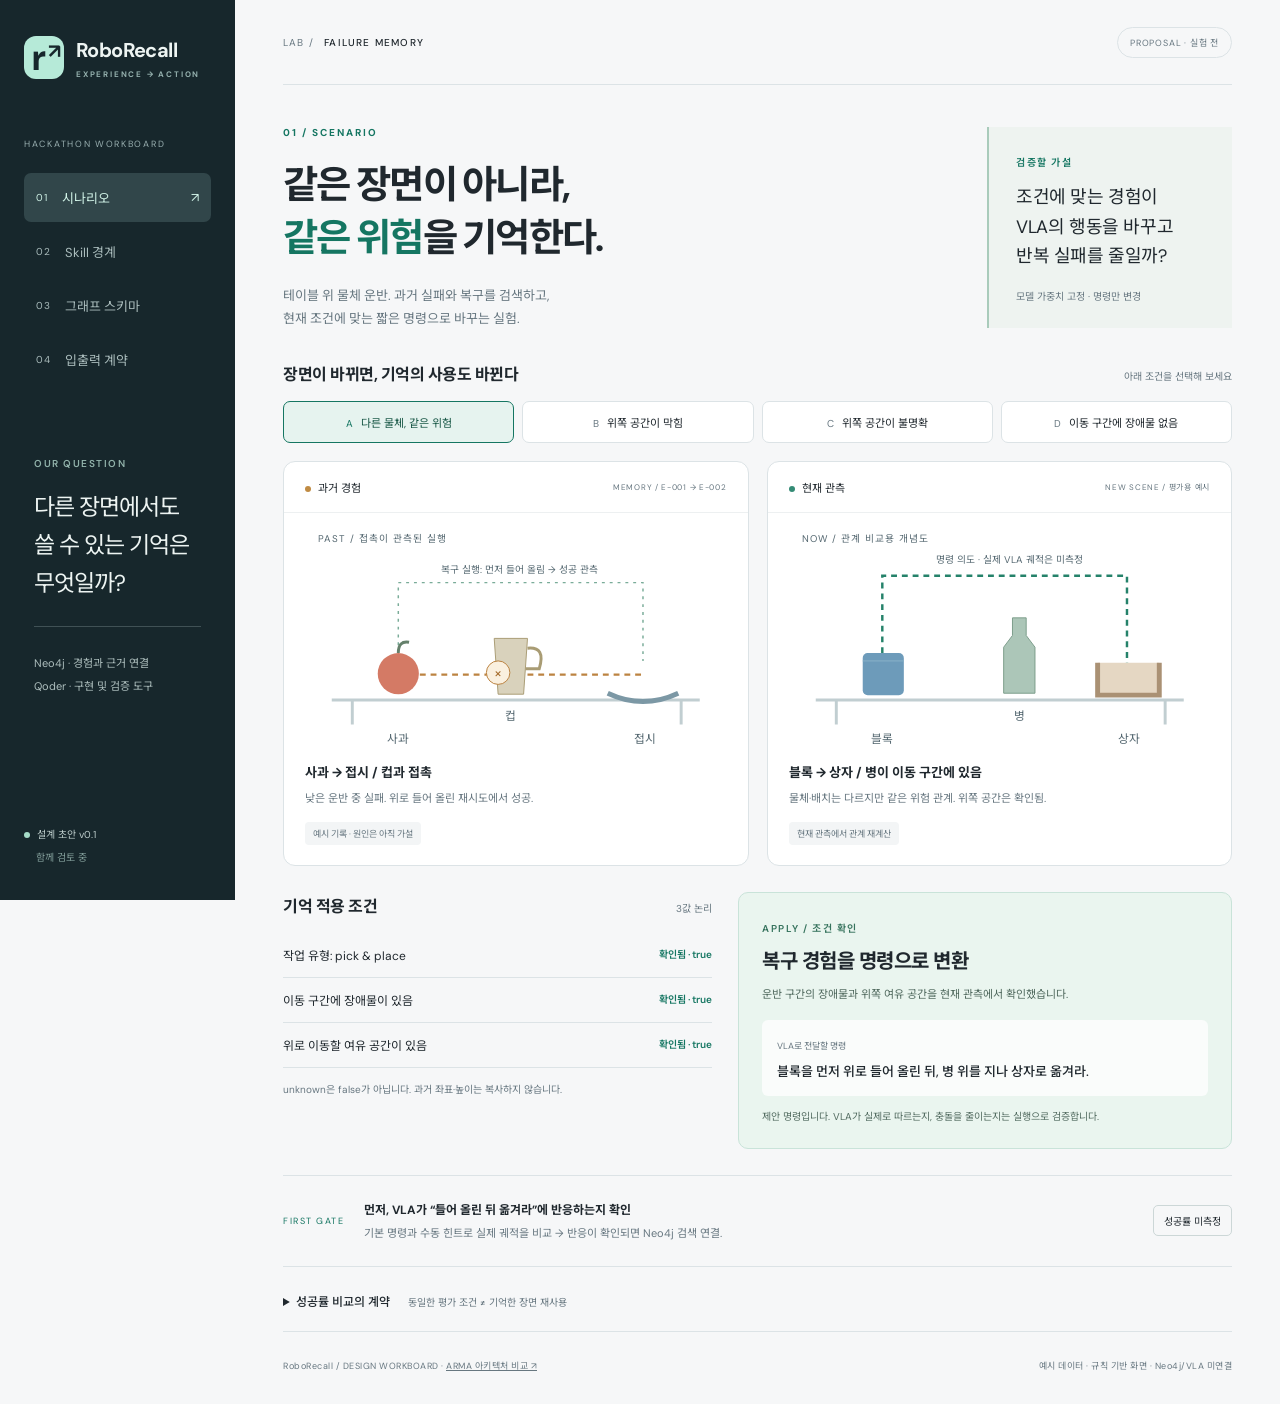
<file: bin/index.html>
<!doctype html>
<html lang="ko">
<head>
  <meta charset="utf-8"><meta name="viewport" content="width=device-width,initial-scale=1">
  <title>RoboRecall · 설계 워크보드</title>
  <link rel="stylesheet" href="styles.css">
  <script src="app.js" defer></script>
</head>
<body>
  <aside class="sidebar">
    <a class="brand" href="#scenario"><span class="brand-mark">r<span>↗</span></span><span>RoboRecall<small>EXPERIENCE → ACTION</small></span></a>
    <div class="workspace-label">HACKATHON WORKBOARD</div>
    <nav aria-label="설계 영역">
      <button class="nav-item active" data-page="scenario" aria-current="page"><span>01</span>시나리오 <b>↗</b></button>
      <button class="nav-item" data-page="skills"><span>02</span>Skill 경계 <b>↗</b></button>
      <button class="nav-item" data-page="graph"><span>03</span>그래프 스키마 <b>↗</b></button>
      <button class="nav-item" data-page="contracts"><span>04</span>입출력 계약 <b>↗</b></button>
    </nav>
    <div class="sidebar-note"><span class="tiny-label">OUR QUESTION</span><p>다른 장면에서도<br>쓸 수 있는 기억은<br>무엇일까?</p><div class="line"></div><small>Neo4j · 경험과 근거 연결<br>Qoder · 구현 및 검증 도구</small></div>
    <div class="sidebar-bottom"><i></i>설계 초안 v0.1 <span>함께 검토 중</span></div>
  </aside>
  <main>
    <header class="topbar"><span>LAB / <strong>FAILURE MEMORY</strong></span><span class="draft">PROPOSAL · 실험 전</span></header>
    <section class="page" id="scenario" aria-labelledby="scenario-title">
      <div class="page-heading"><div><p class="eyebrow">01 / SCENARIO</p><h1 id="scenario-title">같은 장면이 아니라,<br><em>같은 위험</em>을 기억한다.</h1><p class="intro">테이블 위 물체 운반. 과거 실패와 복구를 검색하고,<br class="desktop-break">현재 조건에 맞는 짧은 명령으로 바꾸는 실험.</p></div><div class="hypothesis"><span class="tiny-label">검증할 가설</span><p>조건에 맞는 경험이 <br>VLA의 행동을 바꾸고 <br>반복 실패를 줄일까?</p><small>모델 가중치 고정 · 명령만 변경</small></div></div>
      <div class="section-heading"><h2>장면이 바뀌면, 기억의 사용도 바뀐다</h2><span>아래 조건을 선택해 보세요</span></div>
      <div class="presets" role="group" aria-label="현재 장면 선택">
        <button class="preset selected" data-scene="match" aria-pressed="true"><span>A</span>다른 물체, 같은 위험</button>
        <button class="preset" data-scene="blocked" aria-pressed="false"><span>B</span>위쪽 공간이 막힘</button>
        <button class="preset" data-scene="unknown" aria-pressed="false"><span>C</span>위쪽 공간이 불명확</button>
        <button class="preset" data-scene="clear" aria-pressed="false"><span>D</span>이동 구간에 장애물 없음</button>
      </div>
      <div class="scene-grid">
        <article class="scene-card"><div class="card-heading"><span><i class="dot amber"></i>과거 경험</span><small>MEMORY / E-001 → E-002</small></div><div id="past-scene" class="scene-art"></div><div class="scene-caption"><strong>사과 → 접시 / 컵과 접촉</strong><p>낮은 운반 중 실패. 위로 들어 올린 재시도에서 성공.</p><span class="chip">예시 기록 · 원인은 아직 가설</span></div></article>
        <article class="scene-card current"><div class="card-heading"><span><i class="dot mint"></i>현재 관측</span><small>NEW SCENE / 평가용 예시</small></div><div id="current-scene" class="scene-art"></div><div class="scene-caption"><strong id="scene-title"></strong><p id="scene-description"></p><span class="chip">현재 관측에서 관계 재계산</span></div></article>
      </div>
      <div class="reasoning-grid" aria-live="polite">
        <article class="conditions"><div class="section-heading"><h2>기억 적용 조건</h2><span>3값 논리</span></div><div id="condition-list"></div><p class="footnote">unknown은 false가 아닙니다. 과거 좌표·높이는 복사하지 않습니다.</p></article>
        <article class="decision" id="decision"><span class="tiny-label" id="decision-label"></span><h2 id="decision-title"></h2><p id="decision-reason"></p><div class="prompt-box"><span id="prompt-label">VLA로 전달할 명령</span><p id="prompt-text"></p></div><small id="decision-footnote"></small></article>
      </div>
      <div class="review-strip"><span class="review-number">FIRST GATE</span><div><strong>먼저, VLA가 “들어 올린 뒤 옮겨라”에 반응하는지 확인</strong><p>기본 명령과 수동 힌트로 실제 궤적을 비교 → 반응이 확인되면 Neo4j 검색 연결.</p></div><span class="outline-tag">성공률 미측정</span></div>
      <details class="evaluation"><summary>성공률 비교의 계약 <span>동일한 평가 조건 ≠ 기억한 장면 재사용</span></summary><div class="evaluation-grid"><div><b>01 · 기억 수집</b><p>일부 배치에서 실패·복구 경험 수집. snapshot을 고정합니다.</p></div><div><b>02 · 새로운 배치</b><p>다른 위치·높이에서 원래 명령 / 일반 주의 / 경험 명령을 비교합니다.</p></div><div><b>03 · 결과 판정</b><p>같은 seed·관측 예산·모델을 사용. 성공률·충돌률·보류율·step 수를 함께 기록합니다.</p></div></div></details>
    </section>
    <section class="page" id="skills" aria-labelledby="skills-title" hidden>
      <p class="eyebrow">02 / SKILL BOUNDARY</p><h1 id="skills-title">기억은 명령을 바꾸고,<br>VLA는 action을 만든다.</h1><p class="intro">pick_place 하나로 시작합니다. 들어 올리기·우회 궤적을 별도 코드로 대신 실행하지 않습니다.</p>
      <div class="pipeline"><div><span>01</span><strong>관측 + 작업</strong><small>이미지 / robot state</small></div><b>→</b><div><span>02</span><strong>경험 검색</strong><small>조건 / 결과 / 근거</small></div><b>→</b><div><span>03</span><strong>명령 수정</strong><small>짧은 행동 지시</small></div><b>→</b><div class="highlight"><span>04</span><strong>고정 VLA</strong><small>실제 action 생성</small></div></div>
      <div class="table-wrap"><table><thead><tr><th>인터페이스</th><th>입력 → 출력</th><th>실행 주체 / 경계</th></tr></thead><tbody>
        <tr><td><code>observe</code><span class="cell-sub">관측 갱신</span></td><td>환경 → 이미지·robot state·관계</td><td>환경 어댑터. MVP 관계는 simulator state로 계산.</td></tr>
        <tr><td><code>retrieve_experience</code><span class="cell-sub">기억 읽기</span></td><td>작업·관계 → episode ID·근거·적용 조건</td><td>Neo4j. 일치하지 않는 조건과 unknown도 반환.</td></tr>
        <tr><td><code>adapt_instruction</code><span class="cell-sub">명령 수정</span></td><td>명령·검색·현재 조건 → adapt / keep / defer</td><td>어댑터. 목적 물체와 목표를 유지하고 수정 근거를 남김.</td></tr>
        <tr class="focus-row"><td><code>pick_place</code><span class="cell-sub">유일한 조작 skill</span></td><td>이미지·robot state·명령 → action chunk</td><td>고정 VLA. 실제 모델·환경 선택 후 action spec 확정.</td></tr>
        <tr><td><code>record_episode</code><span class="cell-sub">기억 쓰기</span></td><td>관측·명령·trajectory·결과 → episode ID</td><td>수집 모드에서 저장. 평가 기록은 retrieval snapshot에서 제외.</td></tr>
      </tbody></table></div>
      <div class="two-col"><article class="plain-card"><span class="tiny-label">UNKNOWN 처리</span><h2>한 번 더 관측, 그래도 모르면 보류</h2><p>defer는 행동 성공이 아닙니다. 자동 우회 skill로 대체하지 않고 보류율에 포함합니다. 추가 관측 예산은 모든 비교군에 동일하게 적용합니다.</p></article><article class="plain-card"><span class="tiny-label">아직 선택할 항목</span><h2>모델 × 환경의 조합</h2><p>언어 지시 반영 여부, 관측 입력, action 차원·단위·제어 주기를 먼저 확인합니다. 모델 의존 수치는 지금 임의로 고정하지 않습니다.</p></article></div>
    </section>
    <section class="page" id="graph" aria-labelledby="graph-title" hidden>
      <p class="eyebrow">03 / GRAPH SCHEMA</p><h1 id="graph-title">장면은 보관하고,<br>관계를 검색한다.</h1><p class="intro">조건은 실행별 snapshot으로 저장합니다. 같은 물체의 서로 다른 시점 상태가 섞이지 않게 합니다.</p>
      <div class="graph-layout"><article class="graph-canvas"><div class="card-heading"><span>제안 스키마 / 6 NODE TYPES</span><small>노드를 선택하면 필드 표시</small></div><div class="graph-map">
        <div class="graph-row"><button class="graph-node" data-node="Task"><span>Task</span><small>작업과 대상 역할</small></button><span class="edge">← OF_TASK ─</span><button class="graph-node primary-node selected" data-node="Episode" aria-pressed="true"><span>Episode</span><small>한 번의 실행</small></button></div>
        <div class="graph-branches"><span>HAS_CONDITION ↓</span><span>HAS_ATTEMPT ↓</span><span>SUPPORTED_BY ↓</span></div>
        <div class="graph-row three"><button class="graph-node" data-node="Condition"><span>Condition</span><small>실행별 관계 관측</small></button><button class="graph-node" data-node="Attempt"><span>Attempt</span><small>명령과 행동 기록</small></button><button class="graph-node" data-node="Evidence"><span>Evidence</span><small>영상·로그 포인터</small></button></div>
        <div class="graph-branches"><span></span><span>RESULTED_IN ↓</span><span></span></div>
        <div class="graph-row centered"><button class="graph-node" data-node="Outcome"><span>Outcome</span><small>환경 판정 결과</small></button></div>
        <div class="recovery-link">Episode E-002 ── RECOVERY_OF → Episode E-001</div>
      </div><p class="footnote">복구 성공도 해당 조건에서의 관측입니다. 전역적인 성공 규칙으로 승격하지 않습니다.</p></article><article class="schema-detail" aria-live="polite"><span class="tiny-label">NODE CONTRACT</span><h2 id="node-title"></h2><p id="node-description"></p><div id="node-fields"></div></article></div>
      <details class="evaluation"><summary>Neo4j 조회 초안 <span>조건으로 후보를 찾고, 복구 실행까지 연결</span></summary><pre><code>MATCH (failed:Episode)-[:OF_TASK]->(:Task {kind: $task_kind}),
      (failed)-[:HAS_CONDITION]->(c:Condition),
      (failed)-[:HAS_ATTEMPT]->(:Attempt)-[:RESULTED_IN]->(:Outcome {success: false}),
      (recovery:Episode)-[:RECOVERY_OF]->(failed),
      (recovery)-[:HAS_ATTEMPT]->(a:Attempt)-[:RESULTED_IN]->(:Outcome {success: true})
WHERE c.predicate = 'obstacle_in_transfer_corridor'
  AND c.value = 'true'
  AND failed.id IN $snapshot_episode_ids
  AND recovery.id IN $snapshot_episode_ids
RETURN failed.id, recovery.id, a.instruction
LIMIT 5</code></pre><p class="footnote">후보 조회 초안입니다. 후보의 전체 조건·근거를 읽고 현재 관측과 재검증해야 하며, 이 조회만으로 명령을 적용하지 않습니다.</p></details>
    </section>
    <section class="page" id="contracts" aria-labelledby="contracts-title" hidden>
      <p class="eyebrow">04 / INPUT → OUTPUT</p><h1 id="contracts-title">경계가 명확하면,<br>함께 구현할 수 있다.</h1><p class="intro">v0.1 제안 계약. 시나리오에서 선택한 장면이 아래 예시 JSON에도 반영됩니다.</p>
      <div class="contract-selector" role="group" aria-label="계약 단계"><button class="selected" data-contract="observation" aria-pressed="true">1 관측</button><button data-contract="retrieval" aria-pressed="false">2 검색</button><button data-contract="adaptation" aria-pressed="false">3 명령</button><button data-contract="policy" aria-pressed="false">4 VLA</button><button data-contract="record" aria-pressed="false">5 저장</button></div>
      <div class="contract-heading"><div><span class="tiny-label" id="contract-module"></span><h2 id="contract-title"></h2></div><span class="outline-tag" id="contract-scene"></span></div>
      <div class="json-grid"><article><div class="code-heading">INPUT <span>요청</span></div><pre id="contract-input"></pre></article><article><div class="code-heading">OUTPUT <span>응답 예시</span></div><pre id="contract-output"></pre></article></div>
      <p class="contract-note" id="contract-note"></p>
      <div class="two-col"><article class="plain-card"><span class="tiny-label">고정 제안</span><h2>근거와 적용 여부를 항상 반환</h2><p>schema_version, episode ID, 관측 시점, 명령 전후, 근거 ID를 보존합니다. unknown / no_match / defer를 정상적인 결과로 다룹니다.</p></article><article class="plain-card"><span class="tiny-label">함께 결정할 3가지</span><h2>이 초안에서 바꿀 지점</h2><ol><li>충돌 회피 시나리오로 시작할까?</li><li>어떤 VLA·환경으로 언어 반응을 확인할까?</li><li>조건 불명확 시 추가 관측 1회로 제한할까?</li></ol></article></div>
    </section>
    <footer><span>RoboRecall / DESIGN WORKBOARD · <a href="architecture.html">ARMA 아키텍처 비교 ↗</a></span><span>예시 데이터 · 규칙 기반 화면 · Neo4j/VLA 미연결</span></footer>
  </main>
</body>
</html>
</file>
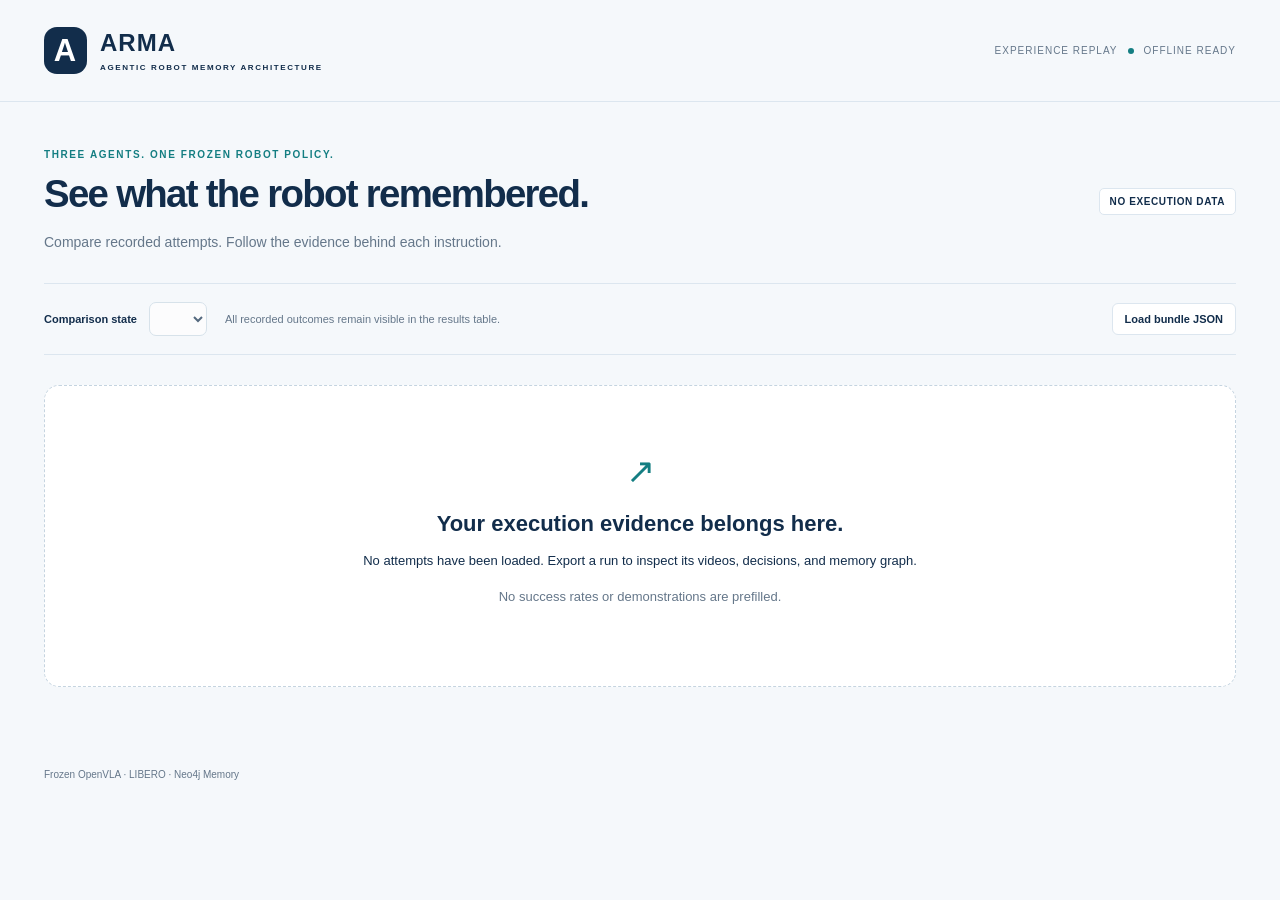
<file: web/index.html>
<!doctype html>
<html lang="en">
<head>
  <meta charset="utf-8"><meta name="viewport" content="width=device-width, initial-scale=1">
  <title>ARMA · Experience Replay</title><link rel="stylesheet" href="styles.css">
  <script defer src="bundle.js"></script><script defer src="app.js"></script>
</head>
<body>
  <header><a href="index.html" class="brand"><span class="mark">A</span><span>ARMA<small>AGENTIC ROBOT MEMORY ARCHITECTURE</small></span></a><span class="header-label">EXPERIENCE REPLAY <span class="live-dot"></span> OFFLINE READY</span></header>
  <main>
    <section class="intro"><div><p class="eyebrow">THREE AGENTS. ONE FROZEN ROBOT POLICY.</p><h1>See what the robot <em>remembered.</em></h1><p class="lede">Compare recorded attempts. Follow the evidence behind each instruction.</p></div><div class="provenance" id="provenance">NO EXECUTION DATA</div></section>
    <section class="toolbar"><label>Comparison state <select id="state-select" aria-label="Comparison initialization state"></select></label><p id="selection-note"></p><label class="load-button">Load bundle JSON<input type="file" id="bundle-input" accept="application/json,.json"></label></section>
    <div id="error" class="notice" role="alert" hidden></div>
    <section id="empty" class="empty"><span class="empty-icon">↗</span><h2>Your execution evidence belongs here.</h2><p>No attempts have been loaded. Export a run to inspect its videos, decisions, and memory graph.</p><p class="muted">No success rates or demonstrations are prefilled.</p></section>
    <div id="workspace" hidden>
      <section class="comparison" id="comparison" aria-label="Recorded comparison"></section>
      <section class="panel graph-panel"><div class="panel-heading"><div><p class="eyebrow">CONNECTED EXPERIENCE</p><h2>Follow the recorded evidence</h2></div><div><label class="muted">Graph detail <select id="graph-level" aria-label="Graph detail"><option value="decisions">Decision overview</option><option value="all">All actions and evidence</option></select></label><p id="graph-count" class="muted"></p></div></div><div class="graph-layout"><div><div class="graph-canvas" id="graph"></div><div class="edge-list" id="edges"></div></div><aside class="details" id="details"><p class="muted">Select a record to view its properties and evidence.</p></aside></div></section>
      <section class="panel"><div class="panel-heading"><div><p class="eyebrow">EVERY RECORDED ATTEMPT</p><h2>Complete results</h2></div><span id="run-count" class="muted"></span></div><div class="table-scroll"><table><thead><tr><th>Attempt</th><th>State</th><th>Condition</th><th>Evidence</th><th>Result</th><th>Actions / decisions</th><th>Wall time</th><th>Agent API cost</th></tr></thead><tbody id="results"></tbody></table></div></section>
    </div>
  </main><footer>Frozen OpenVLA · LIBERO · Neo4j Memory<span id="generated-at"></span></footer>
</body>
</html>
</file>
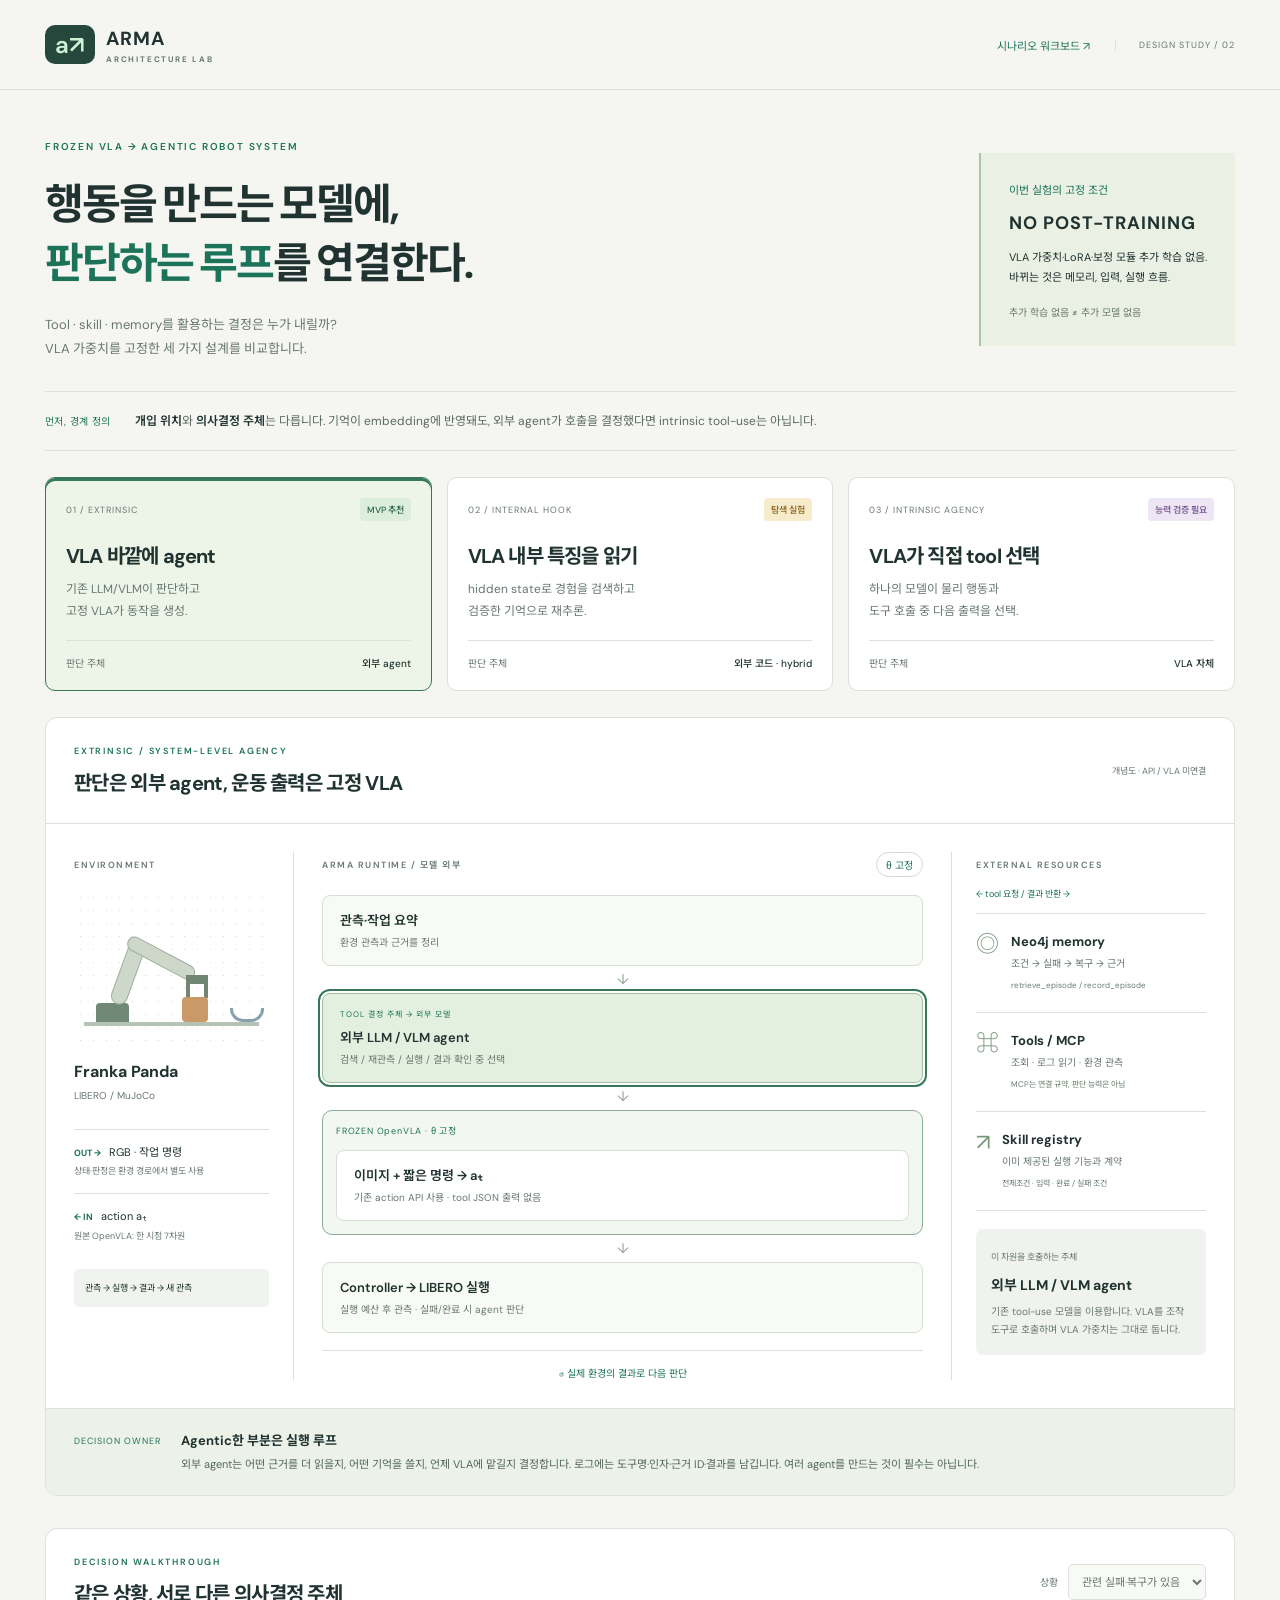
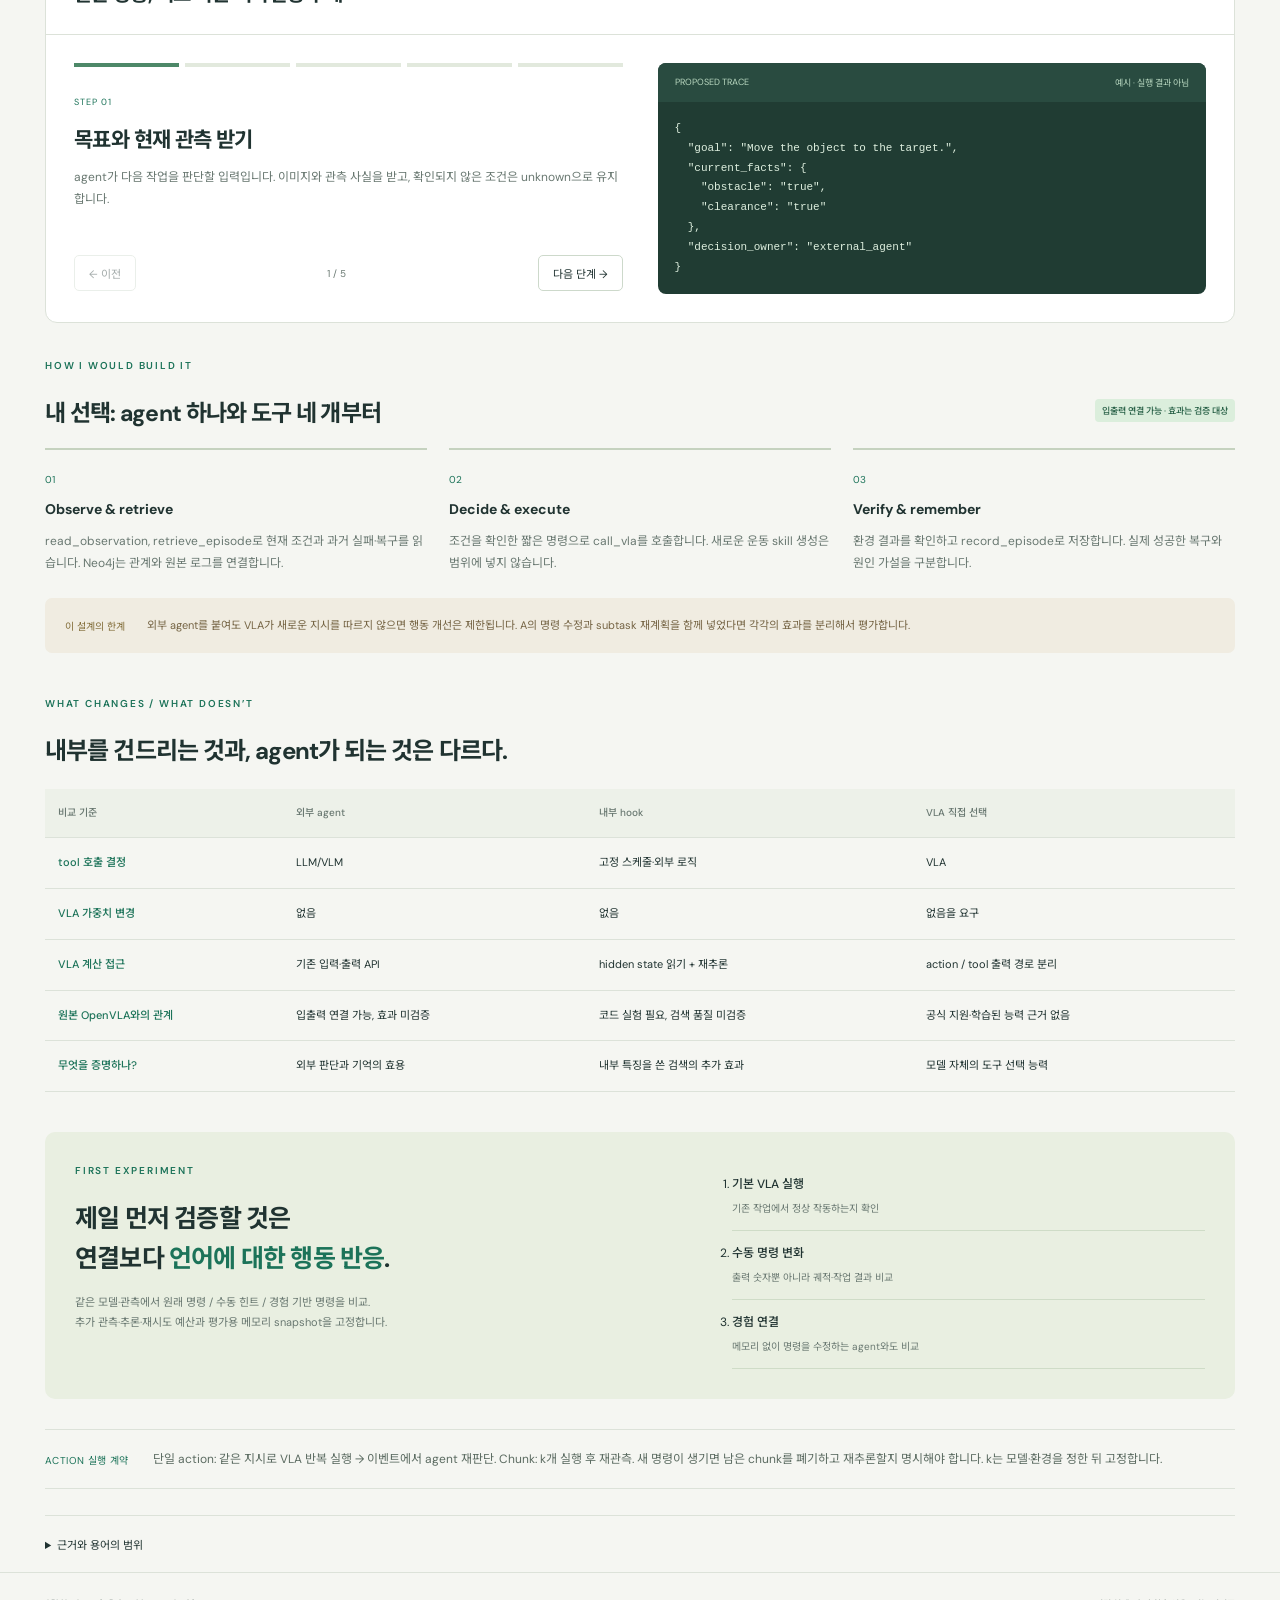
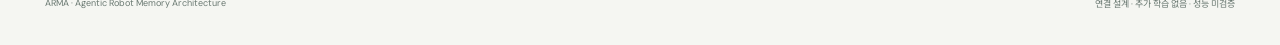
<file: bin/architecture.html>
<!doctype html>
<html lang="ko">
<head><meta charset="utf-8"><meta name="viewport" content="width=device-width,initial-scale=1"><title>ARMA · VLA에서 Agentic System으로</title><link rel="stylesheet" href="architecture.css"><script defer src="architecture.js"></script></head>
<body>
<header class="site-header"><a class="logo" href="architecture.html"><span class="logo-mark">a↗</span><strong>ARMA <small>ARCHITECTURE LAB</small></strong></a><a class="back" href="index.html">시나리오 워크보드 ↗</a><span class="version">DESIGN STUDY / 02</span></header>
<main>
  <div class="hero"><div><p class="eyebrow">FROZEN VLA → AGENTIC ROBOT SYSTEM</p><h1>행동을 만드는 모델에,<br><em>판단하는 루프</em>를 연결한다.</h1><p class="lede">Tool · skill · memory를 활용하는 결정은 누가 내릴까?<br>VLA 가중치를 고정한 세 가지 설계를 비교합니다.</p></div><div class="constraint"><span>이번 실험의 고정 조건</span><strong>NO POST-TRAINING</strong><p>VLA 가중치·LoRA·보정 모듈 추가 학습 없음.<br>바뀌는 것은 메모리, 입력, 실행 흐름.</p><small>추가 학습 없음 ≠ 추가 모델 없음</small></div></div>
  <div class="definition"><span class="definition-label">먼저, 경계 정의</span><p><b>개입 위치</b>와 <b>의사결정 주체</b>는 다릅니다. 기억이 embedding에 반영돼도, 외부 agent가 호출을 결정했다면 intrinsic tool-use는 아닙니다.</p></div>
  <div class="route-options" role="group" aria-label="아키텍처 선택">
    <button class="route selected" data-mode="external" aria-pressed="true"><div><span class="route-id">01 / EXTRINSIC</span><span class="status green">MVP 추천</span></div><h2>VLA 바깥에 agent</h2><p>기존 LLM/VLM이 판단하고 <br>고정 VLA가 동작을 생성.</p><span class="route-bottom">판단 주체 <b>외부 agent</b></span></button>
    <button class="route" data-mode="hook" aria-pressed="false"><div><span class="route-id">02 / INTERNAL HOOK</span><span class="status amber">탐색 실험</span></div><h2>VLA 내부 특징을 읽기</h2><p>hidden state로 경험을 검색하고 <br>검증한 기억으로 재추론.</p><span class="route-bottom">판단 주체 <b>외부 코드 · hybrid</b></span></button>
    <button class="route" data-mode="native" aria-pressed="false"><div><span class="route-id">03 / INTRINSIC AGENCY</span><span class="status purple">능력 검증 필요</span></div><h2>VLA가 직접 tool 선택</h2><p>하나의 모델이 물리 행동과 <br>도구 호출 중 다음 출력을 선택.</p><span class="route-bottom">판단 주체 <b>VLA 자체</b></span></button>
  </div>
  <section class="architecture-panel" aria-labelledby="architecture-title">
    <div class="panel-heading"><div><p class="eyebrow" id="mode-kicker"></p><h2 id="architecture-title"></h2></div><span class="diagram-label">개념도 · API / VLA 미연결</span></div>
    <div class="architecture-grid">
      <aside class="world-column"><span class="column-label">ENVIRONMENT</span><div class="world-illustration" aria-hidden="true"><div class="table-top"></div><div class="arm-base"></div><div class="arm-one"></div><div class="arm-two"></div><div class="gripper"></div><div class="block"></div><div class="bowl"></div></div><h3>Franka Panda</h3><p>LIBERO / MuJoCo</p><div class="io-label"><b>OUT →</b> RGB · 작업 명령<br><small>상태·판정은 환경 경로에서 별도 사용</small></div><div class="io-label"><b>← IN</b> action aₜ<br><small>원본 OpenVLA: 한 시점 7차원</small></div><div class="world-result">관측 → 실행 → 결과 → 새 관측</div></aside>
      <div class="runtime-column"><div class="runtime-header"><span class="column-label" id="runtime-label"></span><span class="weight-lock">θ 고정</span></div><div id="runtime-diagram"></div><div class="feedback-arrow">↺ 실제 환경의 결과로 다음 판단</div></div>
      <aside class="tool-column"><span class="column-label">EXTERNAL RESOURCES</span><p class="tool-wire">← tool 요청 / 결과 반환 →</p><div class="resource"><span class="resource-icon">◎</span><div><h3>Neo4j memory</h3><p>조건 → 실패 → 복구 → 근거</p><small>retrieve_episode / record_episode</small></div></div><div class="resource"><span class="resource-icon">⌘</span><div><h3>Tools / MCP</h3><p>조회 · 로그 읽기 · 환경 관측</p><small>MCP는 연결 규약, 판단 능력은 아님</small></div></div><div class="resource"><span class="resource-icon">↗</span><div><h3>Skill registry</h3><p>이미 제공된 실행 기능과 계약</p><small>전제조건 · 입력 · 완료 / 실패 조건</small></div></div><div class="call-owner"><span>이 자원을 호출하는 주체</span><strong id="owner"></strong><p id="owner-note"></p></div></aside>
    </div>
    <div class="selected-detail" aria-live="polite"><span id="detail-tag"></span><div><h3 id="detail-title"></h3><p id="detail-text"></p></div></div>
  </section>
  <section class="walkthrough" aria-labelledby="walkthrough-title"><div class="panel-heading"><div><p class="eyebrow">DECISION WALKTHROUGH</p><h2 id="walkthrough-title">같은 상황, 서로 다른 의사결정 주체</h2></div><label class="scene-select">상황 <select id="situation"><option value="match">관련 실패·복구가 있음</option><option value="unknown">현재 조건을 모름</option><option value="failure">실행 결과가 실패임</option></select></label></div>
    <div class="trace-grid"><div><div class="trace-progress" id="trace-progress"></div><div class="trace-body" aria-live="polite"><span class="trace-number" id="trace-number"></span><h3 id="trace-title"></h3><p id="trace-text"></p></div><div class="trace-controls"><button id="prev" type="button">← 이전</button><span id="trace-count"></span><button id="next" type="button">다음 단계 →</button></div></div><div class="payload"><div class="payload-heading"><span id="payload-label"></span><span>예시 · 실행 결과 아님</span></div><pre id="payload-code"></pre></div></div>
  </section>
  <section class="build-section"><p class="eyebrow">HOW I WOULD BUILD IT</p><div class="build-heading"><h2 id="build-title"></h2><span id="build-status" class="status"></span></div><div class="build-grid" id="build-steps"></div><div class="limitation"><span>이 설계의 한계</span><p id="limitation-text"></p></div></section>
  <section class="comparison"><p class="eyebrow">WHAT CHANGES / WHAT DOESN’T</p><h2>내부를 건드리는 것과, agent가 되는 것은 다르다.</h2><div class="table-wrap"><table><thead><tr><th>비교 기준</th><th>외부 agent</th><th>내부 hook</th><th>VLA 직접 선택</th></tr></thead><tbody><tr><th>tool 호출 결정</th><td>LLM/VLM</td><td>고정 스케줄·외부 로직</td><td>VLA</td></tr><tr><th>VLA 가중치 변경</th><td>없음</td><td>없음</td><td>없음을 요구</td></tr><tr><th>VLA 계산 접근</th><td>기존 입력·출력 API</td><td>hidden state 읽기 + 재추론</td><td>action / tool 출력 경로 분리</td></tr><tr><th>원본 OpenVLA와의 관계</th><td>입출력 연결 가능, 효과 미검증</td><td>코드 실험 필요, 검색 품질 미검증</td><td>공식 지원·학습된 능력 근거 없음</td></tr><tr><th>무엇을 증명하나?</th><td>외부 판단과 기억의 효용</td><td>내부 특징을 쓴 검색의 추가 효과</td><td>모델 자체의 도구 선택 능력</td></tr></tbody></table></div></section>
  <section class="gates"><div><p class="eyebrow">FIRST EXPERIMENT</p><h2>제일 먼저 검증할 것은<br>연결보다 <em>언어에 대한 행동 반응</em>.</h2><p>같은 모델·관측에서 원래 명령 / 수동 힌트 / 경험 기반 명령을 비교.<br>추가 관측·추론·재시도 예산과 평가용 메모리 snapshot을 고정합니다.</p></div><ol><li><b>기본 VLA 실행</b><span>기존 작업에서 정상 작동하는지 확인</span></li><li><b>수동 명령 변화</b><span>출력 숫자뿐 아니라 궤적·작업 결과 비교</span></li><li><b>경험 연결</b><span>메모리 없이 명령을 수정하는 agent와도 비교</span></li></ol></section>
  <div class="definition"><span class="definition-label">ACTION 실행 계약</span><p>단일 action: 같은 지시로 VLA 반복 실행 → 이벤트에서 agent 재판단. Chunk: k개 실행 후 재관측. 새 명령이 생기면 남은 chunk를 폐기하고 재추론할지 명시해야 합니다. k는 모델·환경을 정한 뒤 고정합니다.</p></div><details class="sources"><summary>근거와 용어의 범위</summary><p>Extrinsic / intrinsic은 이 설계에서 정의한 경계입니다. 통일된 VLA 분류 체계로 주장하지 않습니다. 화면의 agent trace와 JSON은 설계 예시이며 실측 로그가 아닙니다.</p><ul><li><a href="https://github.com/openvla/openvla" target="_blank" rel="noopener">OpenVLA 공식 README</a> — 현재 모델은 action 생성에 학습됐으며 기존 텍스트 생성 경로가 작동하지 않는다고 명시.</li><li><a href="https://github.com/openvla/openvla/blob/main/prismatic/extern/hf/modeling_prismatic.py" target="_blank" rel="noopener">공식 forward / predict_action 코드</a> — hidden states 출력 인터페이스와 action token 해독 경로. 이것이 tool 사용 능력을 보장하지는 않음.</li></ul><p>Skill은 미리 구현된 기능 또는 검증된 명령 절차를 의미합니다. 에이전트가 절차를 메모리에 추가해도 VLA에 새로운 운동 능력이 생겼다고 해석하지 않습니다. chunk 정책으로 바꾸면 실행 버퍼·재계획 주기도 계약에 추가해야 합니다.</p></details>
</main><footer><span>ARMA · Agentic Robot Memory Architecture</span><span>연결 설계 · 추가 학습 없음 · 성능 미검증</span></footer>
</body></html>
</file>
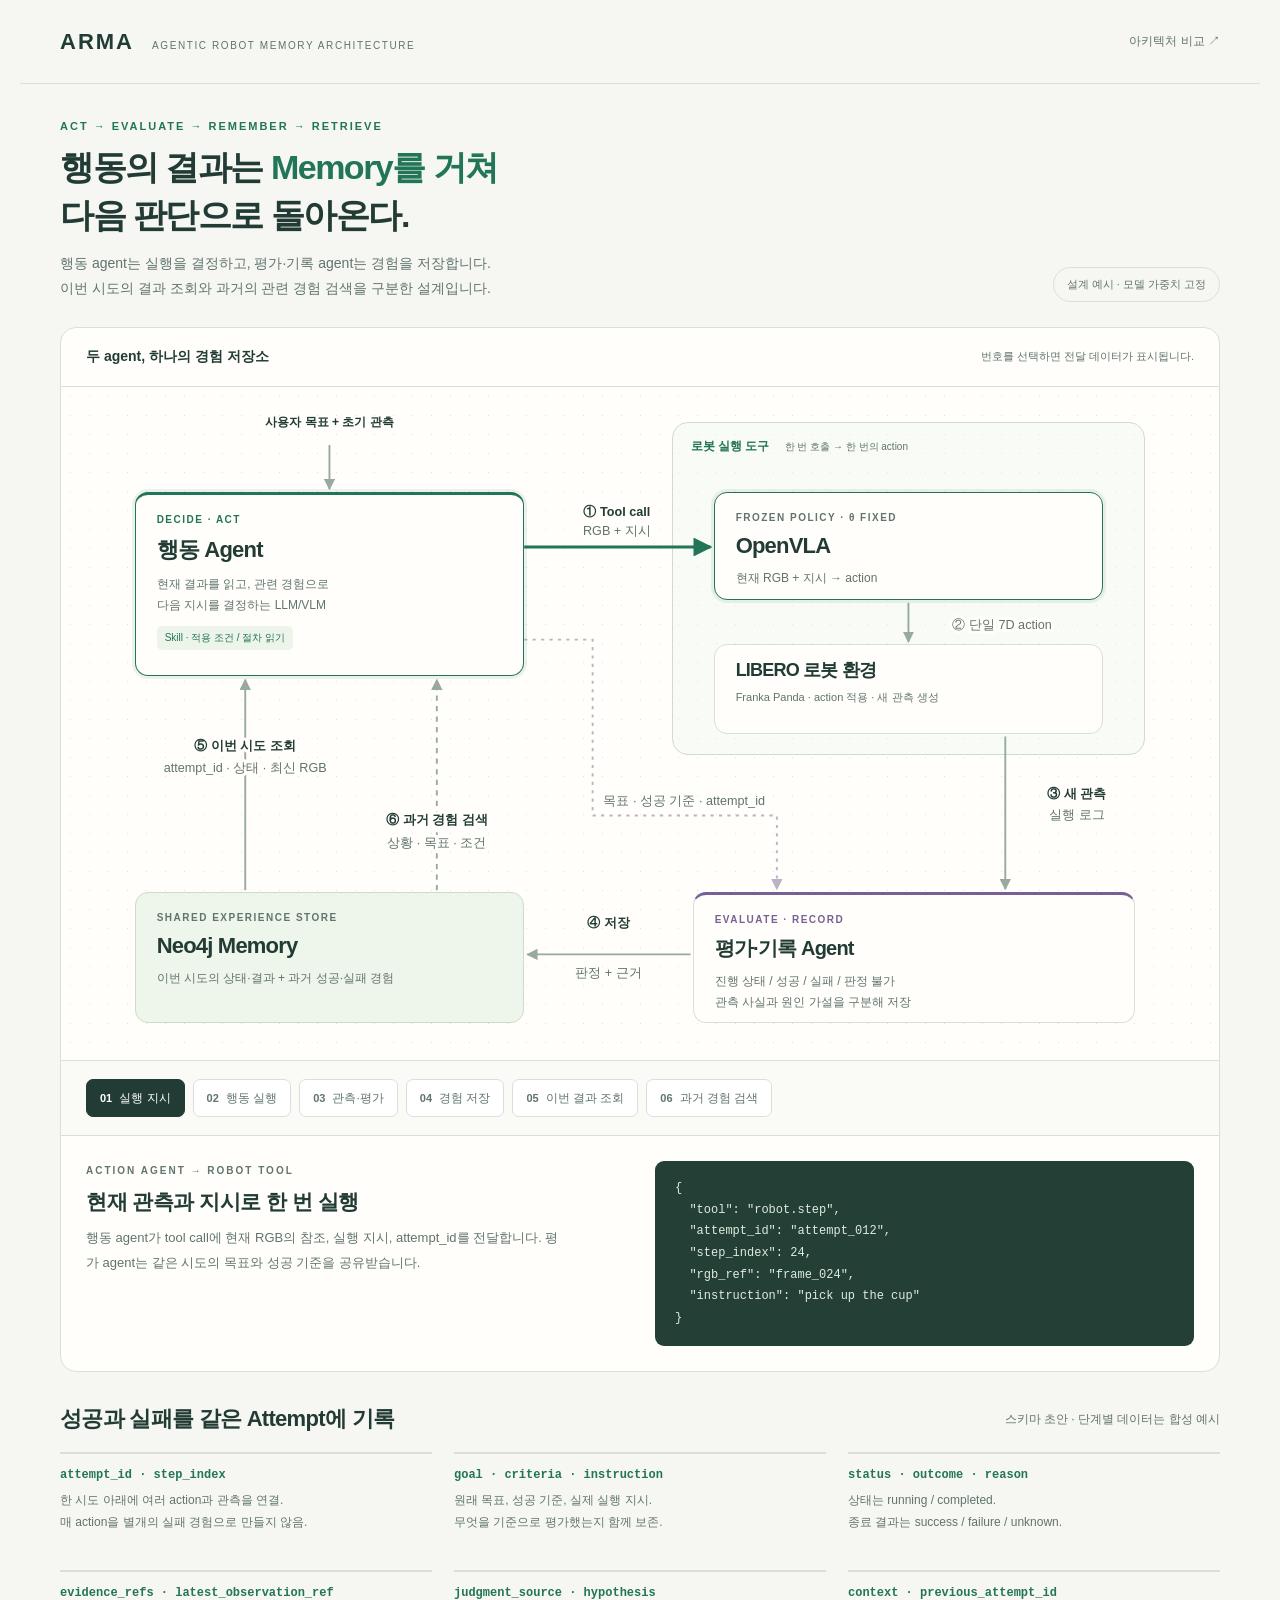
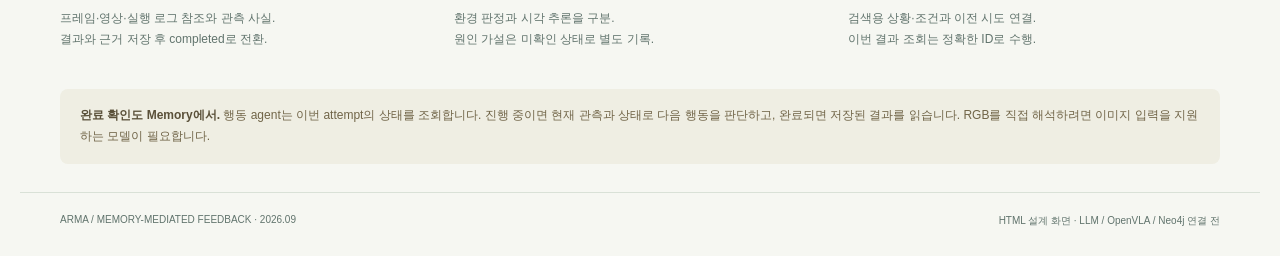
<file: bin/arma-memory-loop.html>
<!doctype html>
<html lang="ko">
<head>
<meta charset="utf-8"><meta name="viewport" content="width=device-width,initial-scale=1">
<title>ARMA — 경험으로 돌아오는 행동 루프</title>
<style>
:root{--bg:#f6f7f2;--paper:#fffefb;--ink:#223c35;--muted:#61746d;--line:#d9e1d7;--green:#227556;--purple:#786096;--amber:#986826}*{box-sizing:border-box}body{margin:0;background:var(--bg);color:var(--ink);font-family:Inter,'Noto Sans KR',-apple-system,BlinkMacSystemFont,sans-serif}button,a{touch-action:manipulation}button{font:inherit;cursor:pointer}button:focus-visible,a:focus-visible{outline:3px solid #418cce;outline-offset:5px}main,header,footer{max-width:1240px;margin:auto;padding-left:40px;padding-right:40px}header{height:84px;display:flex;align-items:center;justify-content:space-between;border-bottom:1px solid var(--line)}.brand{font-size:22px;font-weight:800;letter-spacing:2px}.brand span{font-size:10px;font-weight:500;letter-spacing:1.6px;margin-left:18px;color:var(--muted)}header a{font-size:12px;color:var(--muted);text-decoration:none}.hero{padding:36px 0 25px;display:flex;align-items:end;justify-content:space-between;gap:20px}.eyebrow{font-size:11px;letter-spacing:2px;font-weight:700;color:var(--green);margin:0 0 12px}h1{font-size:34px;letter-spacing:-1.5px;line-height:1.4;margin:0 0 12px}h1 em{font-style:normal;color:var(--green)}.intro{font-size:14px;line-height:1.8;color:var(--muted);margin:0}.badge{white-space:nowrap;font-size:11px;border:1px solid var(--line);border-radius:30px;padding:9px 13px;color:var(--muted)}.board{border:1px solid var(--line);border-radius:16px;background:var(--paper);overflow:hidden}.board-head{padding:20px 25px;border-bottom:1px solid var(--line);display:flex;justify-content:space-between;gap:20px;align-items:center}.board-head strong{font-size:14px}.board-head span{font-size:11px;color:var(--muted)}.diagram-scroll{overflow-x:auto}.diagram{position:relative;aspect-ratio:1100/640;min-width:850px;width:100%;background-image:radial-gradient(#dbe3d8 .7px,transparent .7px);background-size:19px 19px}.wires{position:absolute;inset:0;width:100%;height:100%}.wire{stroke:#98aaa0;stroke-width:1.8;fill:none;marker-end:url(#arrow)}.wire.history{stroke-dasharray:5 5}.wire.context{stroke:#bbb3c5;stroke-dasharray:3 5;marker-end:url(#purple-arrow)}.wire.active{stroke:var(--green);stroke-width:3;marker-end:url(#active-arrow)}.wire-label{font-size:12px;fill:var(--muted);text-anchor:middle;paint-order:stroke;stroke:var(--paper);stroke-width:6px;stroke-linejoin:round}.label-title{font-weight:650;fill:var(--ink)}.node{position:absolute;border:1px solid var(--line);background:var(--paper);border-radius:13px;padding:19px 21px;transition:border-color .2s,box-shadow .2s}.node.active{border-color:var(--green);box-shadow:0 0 0 3px #22755617}.node .overline{font-size:10px;letter-spacing:1.5px;font-weight:700;color:var(--muted);margin-bottom:10px}.node h2{font-size:22px;letter-spacing:-.8px;margin:0 0 9px}.node p{font-size:12px;line-height:1.75;color:var(--muted);margin:0}.agent{left:6.36%;top:15.625%;width:33.64%;height:27.344%;border-top:3px solid var(--green)}.agent .overline{color:var(--green)}.skill{display:inline-block;font-size:10px;color:var(--green);padding:5px 8px;border-radius:5px;background:#edf4ea;margin-top:10px}.goal{position:absolute;left:6.36%;top:4%;width:33.64%;text-align:center;font-size:12px;font-weight:600}.tool{position:absolute;left:52.73%;top:5.3%;width:40.9%;height:49.4%;border:1px solid #cddccf;border-radius:16px;background:#edf3e950}.tool-title{position:absolute;top:15px;left:18px;font-size:12px;font-weight:700;color:var(--green)}.tool-title small{font-size:10px;font-weight:400;margin-left:12px;color:var(--muted)}.vla{left:56.36%;top:15.625%;width:33.64%;height:16.1%}.environment{left:56.36%;top:38.28%;width:33.64%;height:13.28%;padding-top:13px}.environment h2{font-size:18px;margin-bottom:6px}.environment p{font-size:11px}.memory{left:6.36%;top:75%;width:33.64%;height:19.5%;background:#eef5ea;border-color:#cbdcc7}.memory h2{font-size:22px}.evaluator{left:54.55%;top:75%;width:38.18%;height:19.5%;border-top:3px solid var(--purple)}.evaluator .overline{color:var(--purple)}.evaluator h2{font-size:20px}.sequence{display:flex;gap:8px;flex-wrap:wrap;padding:18px 25px;border-top:1px solid var(--line);background:#fafbf7}.step{border:1px solid var(--line);background:white;color:var(--muted);padding:9px 13px;border-radius:7px;font-size:12px;min-height:38px}.step b{margin-right:7px;font-size:11px}.step[aria-pressed=true]{background:var(--ink);color:#fff;border-color:var(--ink)}.detail{display:grid;grid-template-columns:1fr 1fr;gap:30px;padding:25px;border-top:1px solid var(--line);min-height:218px}.detail h3{font-size:21px;letter-spacing:-.5px;margin:8px 0 10px}.detail p{font-size:13px;line-height:1.9;color:var(--muted);margin:0;max-width:480px}.detail .eyebrow{font-size:10px}.payload{margin:0;border-radius:9px;background:#243f36;color:#dfebdf;font:12px/1.8 ui-monospace,SFMono-Regular,monospace;padding:17px 20px;white-space:pre-wrap;overflow-wrap:anywhere}.schema{padding:32px 0 12px}.schema-heading{display:flex;align-items:center;justify-content:space-between;gap:16px;margin-bottom:18px}.schema h2{font-size:22px;margin:0;letter-spacing:-.7px}.schema-heading span{font-size:12px;color:var(--muted)}.schema-grid{display:grid;grid-template-columns:repeat(3,1fr);gap:22px}.schema-item{border-top:2px solid var(--line);padding:14px 0}.schema-item h3{font-size:12px;font-family:ui-monospace,monospace;margin:0 0 8px;color:var(--green)}.schema-item p{font-size:12px;line-height:1.8;color:var(--muted);margin:0}.note{padding:16px 20px;background:#efeee3;border-radius:8px;color:#706447;font-size:12px;line-height:1.8;margin:12px 0 28px}.note b{color:#5a5039}footer{border-top:1px solid var(--line);padding-top:21px;padding-bottom:28px;display:flex;justify-content:space-between;color:var(--muted);font-size:10px;gap:20px}.scroll-hint{display:none}@media(max-width:900px){main,header,footer{padding-left:22px;padding-right:22px}.hero{display:block}.badge{display:inline-block;margin-top:18px}h1{font-size:29px}.node{padding:15px 16px}.node h2{font-size:18px}.node p{font-size:11px}.node .overline{font-size:9px;margin-bottom:8px}.environment{padding-top:11px}.environment h2{font-size:16px}.skill{margin-top:7px;font-size:9px}.tool-title{font-size:11px}.tool-title small{font-size:9px}.scroll-hint{display:block;padding:0 25px 12px;color:var(--muted);font-size:11px}.detail{gap:20px}.evaluator h2{font-size:17px}.memory h2{font-size:19px}}@media(max-width:600px){header{height:72px}.brand span{display:none}h1{font-size:27px}.intro{font-size:13px}.hero{padding-top:28px}.board-head{display:block;padding:18px}.board-head span{display:block;margin-top:8px}.sequence{padding:16px}.step{font-size:11px;padding:9px 10px}.detail{grid-template-columns:1fr;padding:20px;gap:18px}.schema-heading{display:block}.schema-heading span{display:block;margin-top:10px}.schema-grid{grid-template-columns:1fr;gap:0}.schema-item{padding:13px 0}.schema{padding-top:26px}footer{display:block;line-height:1.9}footer span{display:block}}
</style>
</head>
<body>
<header><div class="brand">ARMA<span>AGENTIC ROBOT MEMORY ARCHITECTURE</span></div><a href="architecture.html">아키텍처 비교 ↗</a></header>
<main>
<section class="hero"><div><p class="eyebrow">ACT → EVALUATE → REMEMBER → RETRIEVE</p><h1>행동의 결과는 <em>Memory를 거쳐</em><br>다음 판단으로 돌아온다.</h1><p class="intro">행동 agent는 실행을 결정하고, 평가·기록 agent는 경험을 저장합니다.<br>이번 시도의 결과 조회와 과거의 관련 경험 검색을 구분한 설계입니다.</p></div><span class="badge">설계 예시 · 모델 가중치 고정</span></section>
<section class="board" aria-label="ARMA 아키텍처">
<div class="board-head"><strong>두 agent, 하나의 경험 저장소</strong><span>번호를 선택하면 전달 데이터가 표시됩니다.</span></div>
<div class="diagram-scroll" tabindex="0" role="region" aria-label="아키텍처 그림. 좁은 화면에서는 가로로 스크롤할 수 있습니다.">
<div class="diagram">
<div class="tool"><div class="tool-title">로봇 실행 도구 <small>한 번 호출 → 한 번의 action</small></div></div>
<svg class="wires" viewBox="0 0 1100 640" role="img" aria-labelledby="diagram-title diagram-desc">
<title id="diagram-title">Memory를 경유하는 ARMA 행동 피드백</title><desc id="diagram-desc">행동 agent가 RGB와 지시를 OpenVLA 도구에 전달하고 단일 action을 LIBERO에서 실행합니다. 결과는 평가·기록 agent를 거쳐 Neo4j에 저장됩니다. 행동 agent는 attempt_id로 최신 상태와 결과를 조회하고, 별도 검색으로 관련 과거 경험을 가져옵니다. 평가 agent에서 행동 agent로 판정 내용을 직접 보내는 경로는 없습니다.</desc>
<defs><marker id="arrow" viewBox="0 0 10 10" refX="9" refY="5" markerWidth="6" markerHeight="6" orient="auto-start-reverse"><path d="M0 0 L10 5 L0 10Z" fill="#98aaa0"/></marker><marker id="active-arrow" viewBox="0 0 10 10" refX="9" refY="5" markerWidth="6" markerHeight="6" orient="auto"><path d="M0 0 L10 5 L0 10Z" fill="#227556"/></marker><marker id="purple-arrow" viewBox="0 0 10 10" refX="9" refY="5" markerWidth="6" markerHeight="6" orient="auto"><path d="M0 0 L10 5 L0 10Z" fill="#bbb3c5"/></marker></defs>
<path class="wire" d="M255 55V97"/>
<path class="wire" data-wire="0" d="M440 152H617"/><text class="wire-label label-title" x="528" y="123">① Tool call</text><text class="wire-label" x="528" y="141">RGB + 지시</text>
<path class="wire" data-wire="1" d="M805 205V242"/><text class="wire-label" x="894" y="230">② 단일 7D action</text>
<path class="wire" data-wire="2" d="M897 332V477"/><text class="wire-label label-title" x="965" y="390">③ 새 관측</text><text class="wire-label" x="965" y="410">실행 로그</text>
<path class="wire context" d="M440 240H505V407H680V477"/><text class="wire-label" x="592" y="397">목표 · 성공 기준 · attempt_id</text>
<path class="wire" data-wire="3" d="M598 539H443"/><text class="wire-label label-title" x="520" y="513">④ 저장</text><text class="wire-label" x="520" y="560">판정 + 근거</text>
<path class="wire" data-wire="4" d="M175 478V278"/><text class="wire-label label-title" x="175" y="345">⑤ 이번 시도 조회</text><text class="wire-label" x="175" y="366">attempt_id · 상태 · 최신 RGB</text>
<path class="wire history" data-wire="5" d="M357 478V278"/><text class="wire-label label-title" x="357" y="415">⑥ 과거 경험 검색</text><text class="wire-label" x="357" y="437">상황 · 목표 · 조건</text>
</svg>
<div class="goal">사용자 목표 + 초기 관측</div>
<article class="node agent" data-node="agent"><div class="overline">DECIDE · ACT</div><h2>행동 Agent</h2><p>현재 결과를 읽고, 관련 경험으로<br>다음 지시를 결정하는 LLM/VLM</p><span class="skill">Skill · 적용 조건 / 절차 읽기</span></article>
<article class="node vla" data-node="vla"><div class="overline">FROZEN POLICY · θ FIXED</div><h2>OpenVLA</h2><p>현재 RGB + 지시 → action</p></article>
<article class="node environment" data-node="environment"><h2>LIBERO 로봇 환경</h2><p>Franka Panda · action 적용 · 새 관측 생성</p></article>
<article class="node memory" data-node="memory"><div class="overline">SHARED EXPERIENCE STORE</div><h2>Neo4j Memory</h2><p>이번 시도의 상태·결과 + 과거 성공·실패 경험</p></article>
<article class="node evaluator" data-node="evaluator"><div class="overline">EVALUATE · RECORD</div><h2>평가·기록 Agent</h2><p>진행 상태 / 성공 / 실패 / 판정 불가<br>관측 사실과 원인 가설을 구분해 저장</p></article>
</div></div>
<div class="scroll-hint">↔ 그림을 좌우로 스크롤해 전체 흐름을 볼 수 있습니다.</div>
<div class="sequence" aria-label="데이터 흐름 선택">
<button class="step" data-step="0" aria-pressed="true"><b>01</b>실행 지시</button><button class="step" data-step="1" aria-pressed="false"><b>02</b>행동 실행</button><button class="step" data-step="2" aria-pressed="false"><b>03</b>관측·평가</button><button class="step" data-step="3" aria-pressed="false"><b>04</b>경험 저장</button><button class="step" data-step="4" aria-pressed="false"><b>05</b>이번 결과 조회</button><button class="step" data-step="5" aria-pressed="false"><b>06</b>과거 경험 검색</button>
</div>
<div class="detail" aria-live="polite"><div><p class="eyebrow" id="detail-kicker"></p><h3 id="detail-title"></h3><p id="detail-copy"></p></div><pre class="payload" id="payload"></pre></div>
</section>
<section class="schema"><div class="schema-heading"><h2>성공과 실패를 같은 Attempt에 기록</h2><span>스키마 초안 · 단계별 데이터는 합성 예시</span></div><div class="schema-grid">
<div class="schema-item"><h3>attempt_id · step_index</h3><p>한 시도 아래에 여러 action과 관측을 연결.<br>매 action을 별개의 실패 경험으로 만들지 않음.</p></div>
<div class="schema-item"><h3>goal · criteria · instruction</h3><p>원래 목표, 성공 기준, 실제 실행 지시.<br>무엇을 기준으로 평가했는지 함께 보존.</p></div>
<div class="schema-item"><h3>status · outcome · reason</h3><p>상태는 running / completed.<br>종료 결과는 success / failure / unknown.</p></div>
<div class="schema-item"><h3>evidence_refs · latest_observation_ref</h3><p>프레임·영상·실행 로그 참조와 관측 사실.<br>결과와 근거 저장 후 completed로 전환.</p></div>
<div class="schema-item"><h3>judgment_source · hypothesis</h3><p>환경 판정과 시각 추론을 구분.<br>원인 가설은 미확인 상태로 별도 기록.</p></div>
<div class="schema-item"><h3>context · previous_attempt_id</h3><p>검색용 상황·조건과 이전 시도 연결.<br>이번 결과 조회는 정확한 ID로 수행.</p></div>
</div></section>
<div class="note"><b>완료 확인도 Memory에서.</b> 행동 agent는 이번 attempt의 상태를 조회합니다. 진행 중이면 현재 관측과 상태로 다음 행동을 판단하고, 완료되면 저장된 결과를 읽습니다. RGB를 직접 해석하려면 이미지 입력을 지원하는 모델이 필요합니다.</div>
</main><footer><span>ARMA / MEMORY-MEDIATED FEEDBACK · 2026.09</span><span>HTML 설계 화면 · LLM / OpenVLA / Neo4j 연결 전</span></footer>
<script>
const steps=[
{k:'ACTION AGENT → ROBOT TOOL',title:'현재 관측과 지시로 한 번 실행',copy:'행동 agent가 tool call에 현재 RGB의 참조, 실행 지시, attempt_id를 전달합니다. 평가 agent는 같은 시도의 목표와 성공 기준을 공유받습니다.',nodes:['agent','vla'],data:{tool:'robot.step',attempt_id:'attempt_012',step_index:24,rgb_ref:'frame_024',instruction:'pick up the cup'}},
{k:'OPENVLA → ENVIRONMENT',title:'수치 action을 환경에 적용',copy:'도구 안에서 OpenVLA가 단일 7차원 action을 생성하고 환경에 적용합니다. 이 그림은 호출 한 번에 action 한 번을 실행하는 설계입니다.',nodes:['vla','environment'],data:{attempt_id:'attempt_012',step_index:24,action_shape:[7],action_source:'frozen_openvla',environment:'LIBERO / Franka Panda'}},
{k:'ENVIRONMENT → EVALUATOR',title:'새 관측은 아직 성공·실패가 아니다',copy:'평가 agent는 목표와 기준, 현재·이전 관측을 함께 확인합니다. 한 action 후 목표 미달성은 진행 중일 수 있습니다. 환경의 명시적 판정과 시각 분석 결과는 출처를 구분합니다.',nodes:['environment','evaluator'],data:{attempt_id:'attempt_012',step_index:25,observation_ref:'frame_025',status:'running',outcome:null}},
{k:'EVALUATOR → MEMORY',title:'판정과 근거를 먼저 저장',copy:'시도가 종료되면 성공·실패 모두 같은 형식으로 기록합니다. 종료 결과와 근거가 저장된 뒤 completed 상태가 보이도록 해야 합니다. 원인 추정은 관측 사실과 구분합니다.',nodes:['evaluator','memory'],data:{attempt_id:'attempt_012',status:'completed',outcome:'failure',termination_reason:'step_budget_exhausted',evidence_refs:['episode_012_log','frame_final'],cause_hypothesis:null}},
{k:'MEMORY → ACTION AGENT',title:'이번 시도는 ID로 정확히 조회',copy:'행동 agent가 attempt_id로 상태를 확인하고 저장된 결과와 근거를 읽습니다. 이것이 현재 실행에 대한 피드백입니다. 평가 agent가 판정 내용을 별도로 직접 전달하지 않습니다.',nodes:['memory','agent'],data:{tool:'memory.get_attempt',attempt_id:'attempt_012',returns:['step_index','status','latest_observation_ref','outcome','evidence_refs']}},
{k:'MEMORY → ACTION AGENT',title:'과거 경험은 조건으로 검색',copy:'방금 결과를 이해한 후 유사한 목표·환경·조건의 과거 시도를 검색합니다. 검색된 성공 사례도 현재 조건에 맞는지 확인한 뒤 다음 지시에 활용합니다.',nodes:['memory','agent'],data:{tool:'memory.search_experiences',query:{goal:'pick up the cup',context:'current_scene'},exclude_attempt_id:'attempt_012',include_outcomes:['success','failure']}}
];
const buttons=[...document.querySelectorAll('[data-step]')];
function selectStep(i){const step=steps[i];buttons.forEach((b,j)=>b.setAttribute('aria-pressed',String(i===j)));document.querySelectorAll('[data-node]').forEach(n=>n.classList.toggle('active',step.nodes.includes(n.dataset.node)));document.querySelectorAll('[data-wire]').forEach(n=>n.classList.toggle('active',Number(n.dataset.wire)===i));document.getElementById('detail-kicker').textContent=step.k;document.getElementById('detail-title').textContent=step.title;document.getElementById('detail-copy').textContent=step.copy;document.getElementById('payload').textContent=JSON.stringify(step.data,null,2)}
buttons.forEach((b,i)=>b.addEventListener('click',()=>selectStep(i)));selectStep(0);
</script>
</body>
</html>
</file>
<file: bin/styles.css>
@import url('https://fonts.googleapis.com/css2?family=DM+Sans:wght@400;500;600;700&family=Noto+Sans+KR:wght@400;500;600;700;800&display=swap');
:root{--paper:#f6f7f8;--ink:#20282e;--muted:#677780;--line:#dce3e6;--mint:#157662;--mint-bg:#e6f3ef;--amber:#9c621d;--nav:#17272c;--white:#fff;font-family:'DM Sans','Noto Sans KR',sans-serif;color:var(--ink);background:var(--paper);font-synthesis:none}
*{box-sizing:border-box}body{margin:0}button,a{-webkit-tap-highlight-color:transparent}button{font:inherit;cursor:pointer}button:focus-visible,a:focus-visible,summary:focus-visible{outline:3px solid #258fdd;outline-offset:4px}button{color:inherit}a{color:inherit}p{line-height:1.8}button:disabled{cursor:default}h1,h2,h3,p{margin-top:0}.sidebar{position:fixed;inset:0 auto 0 0;width:235px;background:var(--nav);color:#edf4f2;padding:36px 24px;display:flex;flex-direction:column}.brand{display:flex;align-items:center;gap:12px;text-decoration:none;font-weight:700;font-size:20px;letter-spacing:-.6px}.brand small{display:block;color:#94b0ad;font-size:8px;letter-spacing:1.8px;margin-top:6px}.brand-mark{width:40px;height:43px;border-radius:12px;background:#b6ead8;color:var(--nav);font-size:37px;line-height:42px;padding-left:8px;position:relative}.brand-mark span{position:absolute;font-size:20px;right:4px;top:-6px}.workspace-label{font-size:9px;letter-spacing:1.7px;color:#98aeaf;margin:59px 0 18px}.nav-item{display:flex;align-items:center;gap:14px;width:100%;border:0;border-radius:7px;background:none;color:#aabcbc;text-align:left;padding:15px 12px;margin:5px 0;font-size:13px}.nav-item span{font-size:10px;letter-spacing:1px}.nav-item b{margin-left:auto;font-weight:400;opacity:0}.nav-item.active{background:#31464a;color:#d1f3e7}.nav-item.active b{opacity:1}.sidebar-note{margin-top:62px;padding:0 10px}.tiny-label{font-size:10px;letter-spacing:1.5px;font-weight:600}.sidebar-note .tiny-label{color:#91b2aa}.sidebar-note p{font-size:23px;letter-spacing:-1px;line-height:1.65;margin:17px 0 23px}.line{height:1px;background:#405155;margin-bottom:24px}.sidebar-note small{font-size:11px;color:#aebfbe;line-height:2}.sidebar-bottom{margin-top:auto;padding-top:35px;font-size:10px;color:#bdcdcb}.sidebar-bottom span{display:block;color:#829d99;margin:8px 0 0 12px}.sidebar-bottom i,.dot{display:inline-block;width:6px;height:6px;border-radius:50%;background:#a5dcc8;margin-right:7px}.dot.amber{background:#c08b43}.dot.mint{background:#348b75}main{max-width:1630px;margin-left:235px;padding:0 48px}.topbar{height:85px;display:flex;justify-content:space-between;align-items:center;border-bottom:1px solid var(--line);font-size:10px;letter-spacing:1.2px;color:var(--muted)}.topbar strong{font-weight:500;color:var(--ink);margin-left:6px}.draft{border:1px solid var(--line);border-radius:20px;padding:8px 12px;font-size:9px;letter-spacing:.8px}.page{padding-top:39px}.page[hidden]{display:none}.page-heading{display:flex;justify-content:space-between;gap:28px;align-items:center;margin-bottom:32px}.eyebrow{font-size:10px;letter-spacing:2px;color:var(--mint);font-weight:700;margin-bottom:17px}h1{font-size:clamp(30px,3vw,45px);line-height:1.38;letter-spacing:-1.7px;font-weight:700;margin-bottom:19px}h1 em{font-style:normal;color:var(--mint)}.intro{font-size:13px;color:var(--muted);margin-bottom:24px}.page-heading .intro{margin-bottom:0}.hypothesis{padding:23px 27px;border-left:2px solid #a9cbbb;min-width:245px;background:#eef3f0}.hypothesis .tiny-label{color:var(--mint)}.hypothesis p{font-size:18px;line-height:1.65;letter-spacing:-.4px;margin:12px 0}.hypothesis small{font-size:10px;color:var(--muted)}h2{font-size:16px;letter-spacing:-.5px;line-height:1.5;margin-bottom:13px}.section-heading{display:flex;justify-content:space-between;align-items:baseline;gap:10px;margin-bottom:14px}.section-heading h2{margin:0}.section-heading>span{font-size:10px;color:var(--muted)}.presets{display:flex;gap:8px;margin-bottom:18px;flex-wrap:wrap}.preset{border:1px solid var(--line);background:#fff;border-radius:7px;padding:12px 13px;font-size:11px;flex:1;white-space:nowrap;transition:background .15s}.preset span{font-size:10px;color:var(--muted);margin-right:8px}.preset.selected{border-color:var(--mint);background:var(--mint-bg);color:#175645}.preset.selected span{color:var(--mint)}.scene-grid{display:grid;grid-template-columns:1fr 1fr;gap:18px}.scene-card{background:#fff;border:1px solid var(--line);border-radius:12px;overflow:hidden}.card-heading{display:flex;justify-content:space-between;align-items:center;padding:17px 21px;font-size:11px;border-bottom:1px solid #edf0f1;gap:10px}.card-heading small{font-size:8px;color:var(--muted);letter-spacing:.7px}.scene-art{background:radial-gradient(#dce3e6 .7px,transparent .7px);background-size:14px 14px;padding:6px 14px 0}.scene-art svg{display:block;width:100%;height:230px}.scene-art text{font-family:inherit;font-size:12px;fill:#556871}.scene-caption{padding:12px 21px 20px}.scene-caption strong{font-size:13px}.scene-caption p{font-size:11px;color:var(--muted);margin:7px 0 12px;min-height:20px}.chip{display:inline-block;padding:5px 8px;background:#f3f5f6;color:#677780;font-size:9px;border-radius:4px}.reasoning-grid{display:grid;grid-template-columns:1fr 1.15fr;gap:26px;margin:26px 0}.conditions{padding:3px 0}.condition-row{display:flex;justify-content:space-between;gap:10px;font-size:12px;padding:13px 0;border-bottom:1px solid var(--line)}.condition-value{font-size:10px;font-weight:600;color:var(--mint)}.condition-value.no{color:#8c4b37}.condition-value.unknown{color:var(--amber)}.footnote{font-size:10px;color:var(--muted);line-height:1.7;margin:13px 0 0}.decision{padding:23px;border:1px solid #c9e3d9;background:#eaf5ef;border-radius:10px}.decision .tiny-label{color:#36735d}.decision h2{font-size:20px;margin:9px 0}.decision>p{font-size:11px;color:#50695e;margin-bottom:15px}.decision small{display:block;font-size:10px;color:#536c61;line-height:1.7;margin-top:12px}.decision.hold{background:#fbf3e6;border-color:#ecd7b5}.decision.hold .tiny-label,.decision.hold>p,.decision.hold small{color:#846136}.decision.neutral{background:#edf1f4;border-color:#d6e0e6}.prompt-box{background:rgba(255,255,255,.75);padding:13px 15px;border-radius:6px}.prompt-box span{font-size:9px;color:var(--muted)}.prompt-box p{font-size:13px;font-weight:500;margin:6px 0 0}.review-strip{display:flex;align-items:center;gap:20px;border-top:1px solid var(--line);border-bottom:1px solid var(--line);padding:22px 0}.review-number{font-size:9px;color:var(--mint);letter-spacing:1.5px;white-space:nowrap}.review-strip strong{font-size:12px}.review-strip p{font-size:11px;margin:5px 0 0;color:var(--muted)}.outline-tag{font-size:10px;border:1px solid #ccd7d7;border-radius:5px;padding:7px 10px;white-space:nowrap}.review-strip>.outline-tag{margin-left:auto}.evaluation{margin-top:25px;border-bottom:1px solid var(--line);padding-bottom:19px}.evaluation summary{font-size:12px;font-weight:500;cursor:pointer;line-height:1.7}.evaluation summary span{font-size:10px;font-weight:400;color:var(--muted);margin-left:15px}.evaluation-grid{display:grid;grid-template-columns:repeat(3,1fr);gap:25px;margin-top:25px}.evaluation-grid b{font-size:11px}.evaluation-grid p{font-size:11px;color:var(--muted);margin-top:8px}footer{display:flex;justify-content:space-between;gap:20px;padding:27px 0 32px;font-size:9px;letter-spacing:.5px;color:var(--muted)}.pipeline{display:flex;align-items:center;gap:14px;margin:30px 0}.pipeline>div{flex:1;padding:20px;background:#fff;border:1px solid var(--line);border-radius:9px}.pipeline span{display:block;font-size:10px;color:var(--mint);margin-bottom:17px}.pipeline strong{display:block;font-size:14px}.pipeline small{display:block;font-size:10px;color:var(--muted);margin-top:7px}.pipeline b{font-weight:400;color:#9ba9ad}.pipeline .highlight{background:var(--mint-bg);border-color:#b9d7cb}.table-wrap{overflow-x:auto}table{width:100%;border-collapse:collapse;text-align:left;font-size:12px}th{font-size:10px;color:var(--muted);font-weight:500;padding:15px;border-bottom:1px solid var(--line)}td{padding:20px 15px;border-bottom:1px solid var(--line);line-height:1.8}code,pre{font-family:ui-monospace,SFMono-Regular,Consolas,monospace}code{font-size:11px;color:var(--mint)}.cell-sub{display:block;font-size:10px;color:var(--muted);margin-top:5px}.focus-row{background:#eaf3ef}.two-col{display:grid;grid-template-columns:1fr 1fr;gap:20px;margin:27px 0}.plain-card{background:#fff;border:1px solid var(--line);border-radius:10px;padding:25px}.plain-card .tiny-label{color:var(--mint)}.plain-card h2{margin-top:15px}.plain-card p,.plain-card li{font-size:12px;color:var(--muted);line-height:1.9}.plain-card p{margin-bottom:0}.plain-card ol{padding-left:18px;margin-bottom:0}.graph-layout{display:grid;grid-template-columns:1.5fr 1fr;gap:22px;margin-top:30px}.graph-canvas{border:1px solid var(--line);background:#fff;border-radius:12px;padding-bottom:20px}.graph-map{padding:30px 22px}.graph-row{display:flex;align-items:center;justify-content:center;gap:14px}.graph-node{background:#f3f6f6;border:1px solid #d7e1df;border-radius:8px;padding:15px;min-width:120px;text-align:left}.graph-node span{display:block;font:500 13px ui-monospace,monospace}.graph-node small{display:block;font-size:9px;color:var(--muted);margin-top:7px}.graph-node.selected{background:#dff0e8;border:1px solid var(--mint);color:#19533f}.edge,.graph-branches{font:9px ui-monospace,monospace;color:var(--muted)}.graph-branches{display:grid;grid-template-columns:repeat(3,1fr);gap:8px;text-align:center;margin:28px 0}.graph-row.three{display:grid;grid-template-columns:repeat(3,1fr);gap:12px}.graph-row.three .graph-node{min-width:0;padding:15px 10px}.recovery-link{font:10px ui-monospace,monospace;text-align:center;background:#f3f5f6;border-radius:5px;padding:14px 7px;margin-top:30px;line-height:1.7}.graph-canvas>.footnote{padding:0 22px}.schema-detail{padding:25px;background:#edf2ef;border-radius:10px}.schema-detail>.tiny-label{color:var(--mint)}.schema-detail h2{font:500 25px ui-monospace,monospace;margin:15px 0}.schema-detail>p{font-size:12px;color:var(--muted)}.field{padding:13px 0;border-top:1px solid #d3dfd8}.field code{font-size:11px}.field p{font-size:10px;color:#53645c;margin:5px 0 0}.contract-selector{display:flex;gap:7px;flex-wrap:wrap;margin:30px 0}.contract-selector button{padding:12px 21px;border:1px solid var(--line);border-radius:6px;background:#fff;font-size:12px}.contract-selector button.selected{color:#fff;background:var(--mint);border-color:var(--mint)}.contract-heading{display:flex;justify-content:space-between;align-items:center;margin:26px 0 18px}.contract-heading .tiny-label{color:var(--mint)}.contract-heading h2{margin:10px 0 0;font-size:20px}.json-grid{display:grid;grid-template-columns:1fr 1fr;gap:18px}.json-grid article{border-radius:9px;overflow:hidden;background:#1c2b31;min-width:0}.code-heading{padding:16px 20px;background:#26383e;color:#bfdcd2;font-size:10px;letter-spacing:1px;display:flex;justify-content:space-between}.code-heading span{color:#c0cecc;font-size:9px}pre{white-space:pre-wrap;overflow-wrap:anywhere;font-size:11px;line-height:1.8;margin:0;padding:20px;color:#daeee5}.evaluation pre{background:#1c2b31;border-radius:7px;margin-top:20px}.evaluation pre code{color:#daeee5}.contract-note{font-size:12px;color:var(--muted);padding:15px 0;border-bottom:1px solid var(--line);line-height:1.8}
@media(min-width:1600px){main{margin-right:auto}.scene-art svg{height:260px}}@media(max-width:1150px){.sidebar{width:200px;padding:30px 18px}main{margin-left:200px;padding:0 28px}.hypothesis{min-width:205px;padding:18px}.hypothesis p{font-size:16px}.scene-art svg{height:200px}.graph-layout{grid-template-columns:1fr}.schema-detail{display:block}.pipeline{gap:8px}.pipeline>div{padding:15px}.preset{flex-basis:40%}.card-heading{padding:15px}.card-heading small{font-size:7px}}@media(max-width:800px){.sidebar{position:static;width:auto;padding:19px 22px}.brand{font-size:18px}.brand-mark{height:36px;width:35px;line-height:34px;font-size:32px}.brand small{font-size:7px}.workspace-label,.sidebar-note,.sidebar-bottom{display:none}.sidebar nav{display:flex;gap:5px;margin-top:20px}.nav-item{margin:0;padding:10px 8px;font-size:11px;gap:7px}.nav-item b{display:none}main{margin:0;padding:0 24px}.topbar{height:62px}.page{padding-top:28px}.page-heading{align-items:flex-start}.hypothesis{min-width:185px}.scene-art svg{height:185px}.reasoning-grid{gap:18px}.graph-row.three{gap:8px}.pipeline{flex-wrap:wrap}.pipeline>div{min-width:36%}.pipeline>b{display:none}.review-strip{gap:13px}.review-strip>.outline-tag{display:none}footer{font-size:8px}}@media(max-width:560px){main{padding:0 18px}.sidebar{padding:17px 18px}.nav-item{font-size:10px;justify-content:center}.nav-item span{display:none}.page-heading{display:block}.hypothesis{margin-top:22px;padding:17px 20px}.hypothesis p{font-size:14px;margin:10px 0}.hypothesis p br{display:none}.hypothesis small{font-size:9px}h1{font-size:31px;letter-spacing:-1.3px}.intro{font-size:12px}.section-heading>span{display:none}.scene-grid,.reasoning-grid,.two-col,.json-grid{grid-template-columns:1fr}.scene-art svg{height:220px}.preset{font-size:10px;padding:11px 8px}.preset span{margin-right:4px}.scene-caption p{min-height:0}.card-heading small{font-size:8px}.review-strip{align-items:flex-start}.review-number{font-size:8px;margin-top:5px}.evaluation summary span{display:block;margin-left:0;margin-top:8px}.evaluation-grid{grid-template-columns:1fr;gap:8px}.graph-map{padding:24px 12px}.graph-node{min-width:95px;padding:12px}.graph-node span{font-size:11px}.graph-node small{font-size:8px}.edge{font-size:8px}.graph-branches{font-size:7px;gap:2px}.recovery-link{font-size:8px}.contract-selector{gap:5px}.contract-selector button{padding:10px;font-size:11px}.contract-heading{gap:12px}.contract-heading h2{font-size:17px}.contract-heading .outline-tag{font-size:8px;white-space:normal}.topbar{font-size:8px}.draft{font-size:7px;padding:7px}.json-grid pre{font-size:10px;padding:15px}footer{display:block;line-height:2}footer span{display:block}.desktop-break{display:none}.table-wrap table{min-width:620px}.plain-card{padding:20px}}
</file>
<file: web/styles.css>
:root{font-family:Inter,-apple-system,BlinkMacSystemFont,"Segoe UI",sans-serif;color:#122d4b;background:#f5f8fb;--ink:#122d4b;--teal:#147e82;--orange:#e87920;--line:#dce6ef;--muted:#65778a}*{box-sizing:border-box}body{margin:0}button,select,input{font:inherit}button,select,.load-button{cursor:pointer}button:focus-visible,a:focus-visible,select:focus-visible,input:focus-visible{outline:3px solid #e87920;outline-offset:3px}header,main,footer{max-width:1440px;margin:auto;padding:0 44px}header{height:102px;display:flex;align-items:center;justify-content:space-between;border-bottom:1px solid var(--line)}.brand{display:flex;align-items:center;gap:13px;text-decoration:none;color:var(--ink);font-size:24px;font-weight:850;letter-spacing:1px}.brand small{display:block;font-size:8px;letter-spacing:1.6px;margin-top:6px;font-weight:600}.mark{display:grid;place-items:center;background:var(--ink);color:white;width:43px;height:47px;border-radius:13px;font-size:31px}.header-label{font-size:10px;letter-spacing:1px;color:var(--muted);display:flex;align-items:center;gap:10px}.live-dot{height:6px;width:6px;background:var(--teal);border-radius:50%}.intro{display:flex;align-items:center;justify-content:space-between;gap:20px;padding:47px 0 30px}.eyebrow{font-size:10px;font-weight:750;letter-spacing:1.6px;color:var(--teal);margin:0 0 11px}h1{font-size:clamp(28px,3vw,43px);letter-spacing:-1.7px;margin:0 0 14px;line-height:1.2}em{font-style:normal;color:var(--teal)}.lede{font-size:14px;color:var(--muted);line-height:1.6;margin:0}.provenance,.badge{font-size:10px;letter-spacing:.6px;padding:7px 10px;border:1px solid var(--line);border-radius:5px;background:white;white-space:nowrap;font-weight:700}.provenance.synthetic,.badge.synthetic{color:#a8570d;background:#fff3e5;border-color:#f1caa1}.provenance.real,.badge.real{color:var(--teal);background:#e8f5f4;border-color:#b9dcd9}.toolbar{display:flex;align-items:center;gap:18px;padding:18px 0;border-top:1px solid var(--line);border-bottom:1px solid var(--line);margin-bottom:25px}.toolbar label{font-size:11px;font-weight:650;display:flex;align-items:center;gap:12px;white-space:nowrap}select{border:1px solid #cbd9e4;border-radius:7px;background:white;color:var(--ink);padding:8px 26px 8px 10px;font-size:12px;max-width:100%}.toolbar p{font-size:11px;line-height:1.6;color:var(--muted);margin:0;flex:1}.load-button{padding:9px 12px;border:1px solid var(--line);border-radius:6px;background:white}.load-button input{position:absolute;width:1px;height:1px;opacity:0}.load-button:focus-within{outline:3px solid var(--orange)}.empty{text-align:center;border:1px dashed #c5d4e0;border-radius:15px;padding:65px 20px;margin:30px 0 70px;background:white}.empty-icon{font-size:35px;color:var(--teal)}.empty h2{font-size:22px;margin:20px 0 12px}.empty p{font-size:13px;line-height:1.7}.muted{color:var(--muted);font-size:11px;line-height:1.7}.comparison{display:grid;grid-template-columns:1fr 1fr;gap:20px;margin-bottom:25px}.card,.panel{border:1px solid var(--line);background:white;border-radius:12px;overflow:hidden}.card-heading{display:flex;justify-content:space-between;align-items:center;gap:10px;padding:19px 22px;border-bottom:1px solid var(--line)}.card h2{font-size:17px;margin:0}.card.memory{border-top:3px solid var(--orange)}.card.control{border-top:3px solid var(--teal)}.media{aspect-ratio:16/9;background:#edf2f6;display:grid;place-items:center;border-bottom:1px solid var(--line);position:relative}.media video{width:100%;height:100%;max-height:320px;background:#122d4b;object-fit:contain}.media p{color:var(--muted);font-size:12px}.card-body{padding:20px 22px}.goal{font-size:13px;line-height:1.6;margin:0 0 16px}.field-label{display:block;font-size:9px;text-transform:uppercase;font-weight:700;color:var(--muted);letter-spacing:1.2px;margin-bottom:6px}.card-body select{width:100%;margin-bottom:16px}.instruction{font-size:13px;line-height:1.6;padding:13px 14px;border-left:3px solid var(--teal);background:#eff7f7;min-height:60px;margin:0}.memory .instruction{border-color:var(--orange);background:#fff6ec}.metrics{display:grid;grid-template-columns:repeat(4,1fr);gap:10px;padding-top:19px}.metric strong{font-size:13px;font-weight:650;overflow-wrap:anywhere}.panel{margin-bottom:25px}.panel-heading{display:flex;justify-content:space-between;align-items:center;padding:24px;border-bottom:1px solid var(--line);gap:20px}.panel-heading h2{font-size:21px;letter-spacing:-.5px;margin:0}.panel-heading .eyebrow{font-size:9px}.graph-layout{display:grid;grid-template-columns:minmax(0,1fr) 325px;min-height:330px}.graph-canvas{min-height:300px;padding:18px;background-image:radial-gradient(#d7e3ed .8px,transparent .8px);background-size:17px 17px;overflow:auto}.graph-canvas svg{width:100%;min-width:440px;min-height:270px}.graph-node{cursor:pointer}.graph-node rect{fill:#e9f5f4;stroke:#77b5b1;stroke-width:1.4}.graph-node.warm rect{fill:#fff0df;stroke:#e99e58}.graph-node.selected rect{stroke:var(--ink);stroke-width:3}.graph-node text{fill:var(--ink);font-size:11px;font-weight:600;pointer-events:none}.graph-edge{stroke:#9bb1c1;stroke-width:1.5}.details{padding:22px;border-left:1px solid var(--line);background:#fbfcfe;overflow:auto;max-height:600px}.details h3{font-size:17px;margin:0 0 16px;overflow-wrap:anywhere}.details pre{font-family:ui-monospace,monospace;font-size:10px;line-height:1.7;white-space:pre-wrap;overflow-wrap:anywhere;color:#415972}.details img{width:100%;margin:12px 0;border-radius:6px}.details a{display:block;font-size:11px;color:var(--teal);overflow-wrap:anywhere;margin-top:12px}.edge-list{display:flex;gap:6px;flex-wrap:wrap;padding:10px 18px 18px;max-height:120px;overflow:auto}.edge-list button{border:1px solid var(--line);border-radius:5px;background:white;color:var(--muted);font-size:10px;padding:6px 8px}.edge-list button:hover{border-color:var(--teal);color:var(--teal)}.table-scroll{overflow:auto}table{width:100%;border-collapse:collapse;text-align:left;white-space:nowrap}th{font-size:9px;letter-spacing:.7px;text-transform:uppercase;color:var(--muted);padding:15px 19px;background:#fafcfd}td{padding:16px 19px;font-size:11px;border-top:1px solid #eaf0f5}td:first-child{font-family:ui-monospace,monospace;max-width:220px;overflow:hidden;text-overflow:ellipsis}td button{font:inherit;background:none;border:0;color:var(--teal);padding:0;text-align:left}tr.selected{background:#f2f8fa}.result.success{color:#14766d}.result.failure{color:#b35e24}.result.unknown{color:var(--muted)}footer{display:flex;justify-content:space-between;font-size:10px;color:var(--muted);padding-top:12px;padding-bottom:32px;gap:15px}.notice{background:#fff1e7;color:#97460d;padding:15px;font-size:13px;margin-bottom:20px;border-radius:8px}[hidden]{display:none!important}@media(max-width:1000px){header,main,footer{padding-left:24px;padding-right:24px}.header-label{display:none}.graph-layout{grid-template-columns:1fr}.details{border-left:0;border-top:1px solid var(--line);max-height:350px}.toolbar{flex-wrap:wrap}.toolbar p{min-width:220px}.intro{align-items:flex-start;flex-direction:column}}@media(max-width:650px){header{height:80px}.intro{padding-top:30px}h1{letter-spacing:-1px}.comparison{grid-template-columns:1fr}.panel-heading{align-items:flex-start;flex-direction:column;gap:10px}.metrics{grid-template-columns:repeat(2,1fr)}footer{flex-direction:column}.graph-canvas svg{min-width:400px}.toolbar p{order:3;width:100%;flex-basis:100%}.toolbar{justify-content:space-between}.load-button{font-size:10px!important}}
/* Bound large real-run graphs and present baseline-only exports honestly. */
.graph-canvas{max-height:460px}.graph-canvas svg{display:block}.graph-panel .panel-heading p:last-child{margin-bottom:0}.baseline-only{grid-template-columns:1fr}.baseline-only .card{display:grid;grid-template-columns:1fr 1fr;border-top:3px solid var(--teal)}.baseline-only .card-heading{grid-column:1/-1}.baseline-only .media{align-self:start;border-bottom:0}.baseline-only .card-body{border-left:1px solid var(--line)}.baseline-only .media video{max-height:360px}.details h3{font-size:14px}@media(max-width:750px){.baseline-only .card{grid-template-columns:1fr}.baseline-only .card-body{border-left:0;border-top:1px solid var(--line)}}
/* Explanation is distinct from the exact robot instruction above it. */
.memory-explanation { margin-top: 18px; padding: 18px; border: 1px solid #edc9a4; border-radius: 12px; background: #fff8ef; }
.memory-explanation h3 { margin: 0 0 8px; font-size: 18px; }
.memory-explanation h4 { margin: 18px 0 6px; font-size: 14px; }
.memory-explanation p { overflow-wrap: anywhere; }
.memory-citations { font-size: 12px; color: #62788d; }
.memory-frame-grid { display: grid; grid-template-columns: repeat(auto-fit, minmax(160px, 1fr)); gap: 12px; }
.memory-frame-grid figure { margin: 0; }
.memory-frame-grid img { width: 100%; height: auto; border-radius: 6px; }
.memory-frame-grid figcaption { font-size: 11px; overflow-wrap: anywhere; color: #62788d; }
</file>
<file: bin/architecture.css>
@import url('https://fonts.googleapis.com/css2?family=DM+Sans:wght@400;500;600;700&family=Noto+Sans+KR:wght@400;500;600;700;800&display=swap');
:root{font-family:'DM Sans','Noto Sans KR',sans-serif;color:#203331;background:#f5f6f2;--ink:#203331;--muted:#697871;--green:#1c7359;--line:#dce2d9;--amber:#8f641a;--purple:#74538e}*{box-sizing:border-box}body{margin:0}button,select{font:inherit;color:inherit}button{cursor:pointer}button:disabled{cursor:default;opacity:.4}a{color:var(--green)}button:focus-visible,a:focus-visible,select:focus-visible,summary:focus-visible{outline:3px solid #537db4;outline-offset:4px}h1,h2,h3,p{margin-top:0}p{line-height:1.85}button{-webkit-tap-highlight-color:transparent}.site-header{max-width:1320px;margin:auto;height:90px;padding:0 45px;border-bottom:1px solid var(--line);display:flex;align-items:center;gap:25px}.logo{text-decoration:none;display:flex;align-items:center;gap:11px;color:var(--ink)}.logo-mark{background:#24483c;border-radius:10px;color:#cdf2d6;font-size:24px;font-weight:600;padding:4px 10px}.logo strong{font-size:19px;letter-spacing:1px}.logo small{display:block;font-size:8px;letter-spacing:1.8px;margin-top:3px;color:var(--muted)}.back{margin-left:auto;text-decoration:none;font-size:11px}.version{font-size:9px;letter-spacing:1px;color:var(--muted);border-left:1px solid var(--line);padding-left:23px}main{max-width:1320px;padding:0 45px;margin:auto}.hero{display:flex;align-items:center;justify-content:space-between;gap:35px;padding:48px 0 30px}.eyebrow{font-size:10px;font-weight:600;letter-spacing:1.8px;color:var(--green);margin-bottom:18px}h1{font-size:clamp(30px,3.3vw,46px);letter-spacing:-2px;line-height:1.4;margin-bottom:20px}em{font-style:normal;color:var(--green)}.lede{font-size:13px;color:var(--muted);margin:0}.constraint{padding:25px 28px;border-left:2px solid #a7c5a8;background:#eaf0e4;max-width:350px}.constraint>span{font-size:11px;color:var(--green)}.constraint strong{display:block;letter-spacing:1px;font-size:18px;margin:12px 0}.constraint p{font-size:11px;margin-bottom:12px}.constraint small{font-size:10px;color:var(--muted)}.definition{display:flex;gap:24px;border-top:1px solid var(--line);border-bottom:1px solid var(--line);padding:18px 0;align-items:center;margin-bottom:26px}.definition-label{font-size:10px;white-space:nowrap;color:var(--green);letter-spacing:.4px}.definition p{margin:0;font-size:12px;color:#5b6b61}.definition b{font-weight:600;color:var(--ink)}.route-options{display:grid;grid-template-columns:repeat(3,1fr);gap:15px;margin-bottom:26px}.route{text-align:left;border:1px solid var(--line);border-radius:10px;background:#fff;padding:20px;transition:background .15s,border-color .15s}.route:hover{border-color:#a1b8a5}.route.selected{border:1px solid #37775a;background:#edf5e9;box-shadow:inset 0 3px #37775a}.route>div{display:flex;justify-content:space-between;gap:6px;align-items:center}.route-id{font-size:9px;letter-spacing:1px;color:var(--muted)}.status{font-size:9px;display:inline-block;padding:5px 7px;border-radius:4px;font-weight:500;white-space:nowrap}.status.green{background:#dbeedc;color:#276046}.status.amber{background:#f6eccc;color:#896018}.status.purple{background:#eee6f5;color:#75538d}.route h2{font-size:20px;letter-spacing:-.8px;margin:19px 0 9px}.route p{font-size:12px;color:var(--muted);margin-bottom:18px}.route-bottom{display:flex;justify-content:space-between;border-top:1px solid var(--line);padding-top:14px;font-size:10px;color:var(--muted)}.route-bottom b{font-weight:500;color:var(--ink)}.architecture-panel{background:#fff;border:1px solid var(--line);border-radius:12px;overflow:hidden}.panel-heading{display:flex;justify-content:space-between;align-items:center;padding:25px 28px;border-bottom:1px solid var(--line);gap:20px}.panel-heading .eyebrow{font-size:9px;margin-bottom:8px}.panel-heading h2{font-size:20px;letter-spacing:-.7px;margin:0;line-height:1.5}.diagram-label{font-size:9px;color:var(--muted)}.architecture-grid{display:grid;grid-template-columns:220px 1fr 255px;gap:28px;padding:28px}.column-label{font-size:9px;letter-spacing:1.5px;font-weight:600;color:var(--muted)}.world-column{border-right:1px solid var(--line);padding-right:24px}.world-illustration{height:160px;position:relative;margin:18px 0 10px;background:radial-gradient(#d2ded1 .8px,transparent .8px);background-size:13px 13px}.table-top{position:absolute;height:4px;left:5%;right:5%;bottom:25px;background:#b4c3b5}.arm-base{position:absolute;bottom:29px;left:22px;width:33px;height:19px;background:#718876;border-radius:4px 4px 0 0}.arm-one{position:absolute;bottom:47px;left:34px;width:17px;height:65px;background:#ced8ca;border:1px solid #9caf9d;border-radius:9px;transform:rotate(20deg);transform-origin:bottom}.arm-two{position:absolute;bottom:103px;left:54px;width:75px;height:15px;background:#ced8ca;border:1px solid #9caf9d;border-radius:9px;transform:rotate(28deg);transform-origin:left}.gripper{position:absolute;bottom:53px;left:112px;width:22px;height:23px;border:4px solid #708672;border-top-width:9px;border-bottom:0}.block{position:absolute;bottom:29px;left:108px;width:26px;height:25px;background:#c99a68;border-radius:4px}.bowl{position:absolute;bottom:29px;right:5px;width:34px;height:14px;border:3px solid #88a1ae;border-top:0;border-radius:0 0 13px 13px}.world-column h3{font-size:16px;margin:0 0 5px}.world-column>p{font-size:10px;color:var(--muted);margin-bottom:23px}.io-label{font-size:11px;padding:13px 0;border-top:1px solid var(--line);line-height:1.7}.io-label b{font-size:9px;color:var(--green);margin-right:5px}.io-label small{font-size:9px;color:var(--muted)}.world-result{font-size:9px;background:#f1f4ee;padding:11px;border-radius:5px;margin-top:12px;line-height:1.8}.runtime-header{display:flex;justify-content:space-between;align-items:center;margin-bottom:18px;gap:12px}.weight-lock{font-size:10px;border:1px solid #d0ded0;border-radius:20px;padding:4px 9px;color:var(--green)}.flow-node{display:block;width:100%;text-align:left;border:1px solid #d6dfd4;border-radius:8px;background:#f8faf5;padding:14px 17px}.flow-node strong{display:block;font-size:13px;font-weight:600}.flow-node small{display:block;font-size:10px;color:var(--muted);margin-top:5px;line-height:1.7}.flow-node.agent{background:#e4f0df;border-color:#9fbe9f}.flow-node.chosen{outline:2px solid #37775a;outline-offset:2px}.flow-node.research{border-style:dashed;background:#f7f1e6;border-color:#c0a26d}.flow-node.native{background:#f1eaf6;border-style:dashed;border-color:#ad91be}.node-label{display:flex;justify-content:space-between;font-size:8px;letter-spacing:1px;color:var(--green);margin-bottom:8px;gap:8px}.down-arrow{text-align:center;color:#94a694;height:27px;line-height:27px;font-size:14px}.model-boundary{border:1px solid #8cab98;padding:13px;border-radius:10px;background:#f3f7f1}.model-boundary>span{display:block;font-size:9px;margin-bottom:13px;color:var(--green);letter-spacing:.8px}.model-boundary .flow-node{background:#fff}.model-boundary .flow-node.research{background:#faf1e3}.model-boundary .flow-node.native{background:#f1eaf6}.boundary-arrow{font-size:9px;line-height:1.8;text-align:center;color:#7d6b43;padding:10px 0}.feedback-arrow{text-align:center;font-size:10px;color:var(--green);margin-top:17px;padding-top:14px;border-top:1px solid var(--line)}.tool-column{border-left:1px solid var(--line);padding-left:24px}.resource{display:flex;gap:12px;padding:19px 0;border-bottom:1px solid var(--line)}.resource-icon{font-size:23px;color:#7a967b;line-height:1}.resource h3{font-size:13px;margin:0 0 5px}.resource p{font-size:10px;margin:0 0 6px;color:var(--muted)}.resource small{font-size:8px;line-height:1.7;display:block;color:#667b6c}.call-owner{background:#f0f3ed;border-radius:7px;padding:15px;margin-top:18px}.call-owner>span{font-size:9px;color:var(--muted)}.call-owner strong{display:block;font-size:14px;margin:9px 0}.call-owner p{font-size:10px;margin:0;color:var(--muted)}.selected-detail{display:flex;gap:20px;background:#edf2e9;border-top:1px solid var(--line);padding:21px 28px}.selected-detail>span{font-size:9px;letter-spacing:1px;min-width:65px;color:var(--green);padding-top:5px}.selected-detail h3{font-size:13px;margin-bottom:5px}.selected-detail p{font-size:11px;margin:0;color:#536859}.walkthrough{margin-top:32px;border:1px solid var(--line);border-radius:12px;background:#fff;overflow:hidden}.scene-select{font-size:10px;color:var(--muted);display:flex;gap:10px;align-items:center;white-space:nowrap}.scene-select select{font-size:11px;border:1px solid var(--line);border-radius:5px;padding:9px;background:#f8faf5;max-width:100%}.trace-grid{display:grid;grid-template-columns:1fr 1fr;gap:35px;padding:28px}.trace-progress{display:flex;gap:6px;margin-bottom:22px}.trace-progress span{height:4px;background:#e2e9dd;flex:1}.trace-progress span.active{background:#4d8868}.trace-number{font-size:9px;letter-spacing:1px;color:var(--green)}.trace-body h3{font-size:21px;letter-spacing:-.6px;margin:13px 0 12px}.trace-body p{font-size:12px;color:var(--muted);min-height:65px}.trace-controls{display:flex;justify-content:space-between;gap:12px;align-items:center;margin-top:24px}.trace-controls button{background:#fff;border:1px solid #cdd9cb;border-radius:5px;padding:9px 14px;font-size:11px}.trace-controls>span{font-size:10px;color:var(--muted)}.payload{background:#203c33;border-radius:8px;overflow:hidden;min-width:0}.payload-heading{display:flex;justify-content:space-between;gap:12px;font-size:9px;background:#294b40;padding:13px 17px;color:#b8d7bf}.payload pre{padding:17px;margin:0;color:#deefdf;font:11px/1.8 ui-monospace,SFMono-Regular,monospace;white-space:pre-wrap;overflow-wrap:anywhere}.build-section{padding-top:34px}.build-heading{display:flex;justify-content:space-between;align-items:center;gap:15px;margin-bottom:20px}.build-heading h2{font-size:23px;letter-spacing:-.7px;margin:0}.build-grid{display:grid;grid-template-columns:repeat(3,1fr);gap:22px}.build-step{border-top:2px solid #c5d2bf;padding-top:17px}.build-step>span{font-size:10px;color:var(--green)}.build-step h3{font-size:14px;margin:12px 0}.build-step p{font-size:12px;color:var(--muted);margin-bottom:0}.limitation{display:flex;gap:22px;background:#f0ece1;border-radius:7px;padding:17px 20px;margin-top:24px}.limitation>span{font-size:10px;color:#826d39;white-space:nowrap;padding-top:3px}.limitation p{font-size:11px;color:#756444;margin:0}.comparison{padding-top:42px}.comparison h2{font-size:24px;letter-spacing:-.9px;margin-bottom:23px}.table-wrap{overflow-x:auto}table{width:100%;border-collapse:collapse;text-align:left;font-size:11px;line-height:1.8}th,td{padding:15px 13px;border-bottom:1px solid var(--line)}th{font-weight:500}thead th{font-size:10px;color:var(--muted);background:#edf1e9}tbody th{width:20%;color:var(--green)}.gates{display:grid;grid-template-columns:1.2fr 1fr;gap:45px;margin:40px 0 30px;padding:30px;background:#e9efe1;border-radius:10px}.gates h2{font-size:25px;line-height:1.6;letter-spacing:-.8px;margin-bottom:13px}.gates p:not(.eyebrow){font-size:11px;color:var(--muted);margin:0}.gates ol{margin:0;padding-left:20px}.gates li{padding:12px 0 15px;border-bottom:1px solid #cfdcc7;font-size:12px}.gates li b{font-weight:500}.gates li span{display:block;font-size:10px;color:var(--muted);margin-top:8px}.sources{font-size:11px;color:var(--muted);border-top:1px solid var(--line);padding:20px 0}.sources summary{cursor:pointer;color:var(--ink)}.sources p{margin:15px 0}.sources li{line-height:1.9;margin:10px 0}footer{max-width:1320px;padding:24px 45px 35px;margin:auto;display:flex;justify-content:space-between;gap:20px;font-size:9px;color:var(--muted);border-top:1px solid var(--line)}
@media(max-width:1050px){.architecture-grid{grid-template-columns:165px 1fr 210px;gap:19px;padding:24px}.world-column{padding-right:15px}.tool-column{padding-left:15px}.resource{gap:8px}.route{padding:16px}.route h2{font-size:18px}.route-id{font-size:8px;letter-spacing:.5px}.status{font-size:8px}.constraint{max-width:290px;padding:22px}.constraint strong{font-size:16px}.world-illustration{transform:scale(.85);transform-origin:left center}.trace-grid{gap:22px}}@media(max-width:850px){main{padding:0 25px}.site-header{padding:0 25px}.hero{gap:25px}.constraint{max-width:250px;padding:18px}.constraint p{font-size:10px}.architecture-grid{grid-template-columns:1fr 1fr}.world-column{display:none}.tool-column{padding-left:20px}.route>div{display:block}.route .status{margin-top:10px}.route h2{font-size:16px}.route p{font-size:11px}.route-bottom{display:block}.route-bottom b{display:block;margin-top:6px}.panel-heading{padding:22px}.panel-heading h2{font-size:18px}.diagram-label{font-size:8px}.gates{gap:25px}.gates h2{font-size:21px}footer{padding:24px 25px}.version{display:none}}@media(max-width:600px){main{padding:0 18px}.site-header{height:76px;padding:0 18px}.back{font-size:9px}.logo strong{font-size:17px}.logo small{font-size:7px}.hero{display:block;padding-top:30px}h1{font-size:31px;letter-spacing:-1.4px}.lede{font-size:12px}.constraint{max-width:none;margin-top:22px;padding:17px 20px}.constraint strong{margin:9px 0}.constraint p{margin-bottom:6px}.definition{display:block;padding:16px 0}.definition p{font-size:11px;margin-top:9px}.route-options{grid-template-columns:1fr;gap:10px}.route{padding:16px}.route>div{display:flex}.route .status{margin-top:0}.route h2{font-size:19px;margin:13px 0 6px}.route p{margin-bottom:12px}.route p br{display:none}.route-bottom{display:flex;padding-top:10px}.route-bottom b{margin:0}.route-id{font-size:9px}.status{font-size:9px}.panel-heading{display:block;padding:20px}.diagram-label{display:block;margin-top:10px;font-size:9px}.architecture-grid{grid-template-columns:1fr;padding:20px;gap:24px}.tool-column{border-left:0;border-top:1px solid var(--line);padding:20px 0 0}.resource{padding:14px 0}.resource small{font-size:10px}.resource p{font-size:11px}.call-owner{margin-top:15px}.selected-detail{display:block;padding:20px}.selected-detail>span{display:block;margin-bottom:10px}.trace-grid{grid-template-columns:1fr;padding:20px;gap:22px}.scene-select{margin-top:17px}.scene-select select{font-size:16px;min-width:0;width:100%}.trace-body p{min-height:0}.trace-controls button{min-height:44px}.build-heading{display:block}.build-heading h2{font-size:21px;margin-bottom:12px}.build-grid{grid-template-columns:1fr;gap:19px}.build-step h3{margin:10px 0 7px}.limitation{display:block}.limitation p{margin-top:9px}.comparison h2{font-size:21px;line-height:1.6}table{min-width:640px}.gates{grid-template-columns:1fr;padding:23px;gap:24px}.gates h2{font-size:22px}footer{display:block;padding:20px 18px;font-size:9px;line-height:2}footer span{display:block}}

.tool-wire{font-size:9px;color:var(--green);margin:13px 0 0;padding-bottom:10px;border-bottom:1px solid var(--line)}
@media(max-width:850px){.world-column{display:block;grid-column:1/-1;border-right:0;border-bottom:1px solid var(--line);padding:0 0 15px}.world-illustration{display:none}.world-column>h3{margin-top:12px}.world-column>p{margin-bottom:12px}.world-column .io-label{display:inline-block;width:49%;vertical-align:top}.world-result{display:none}}
</file>
